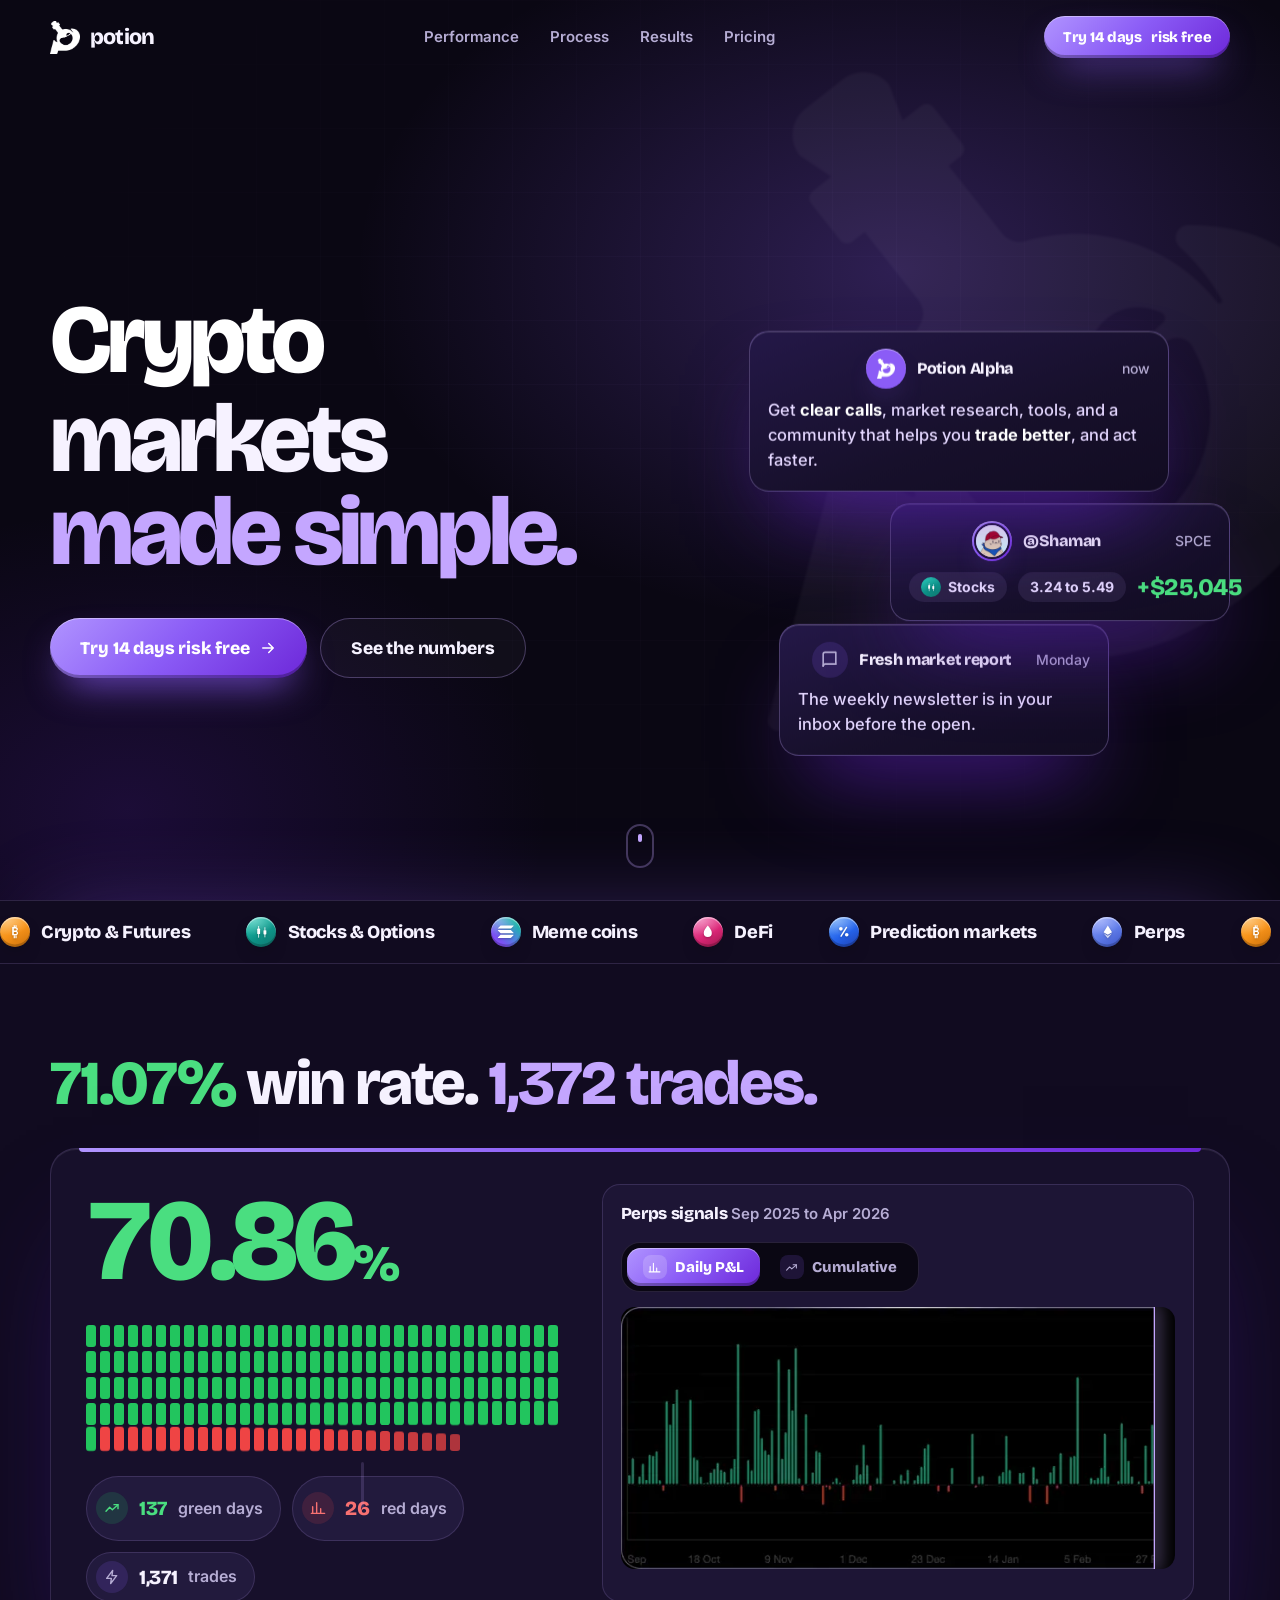
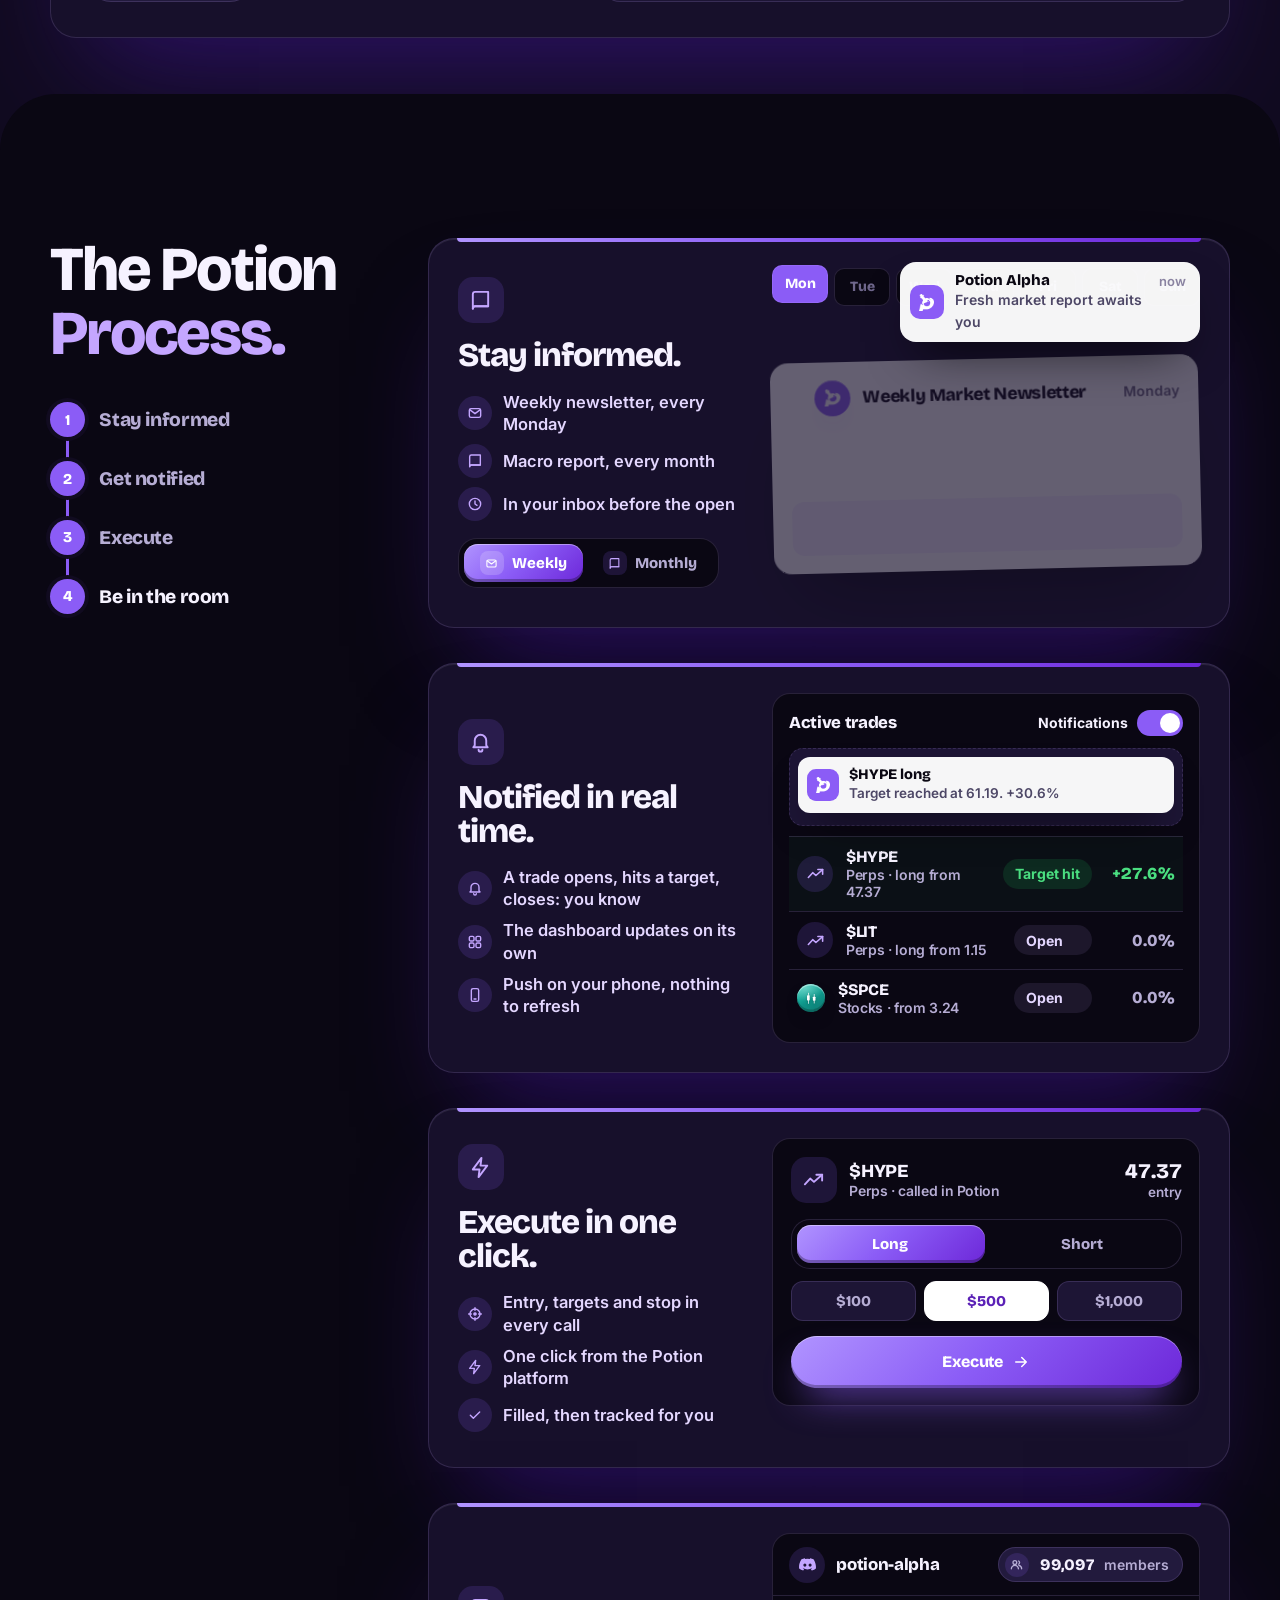
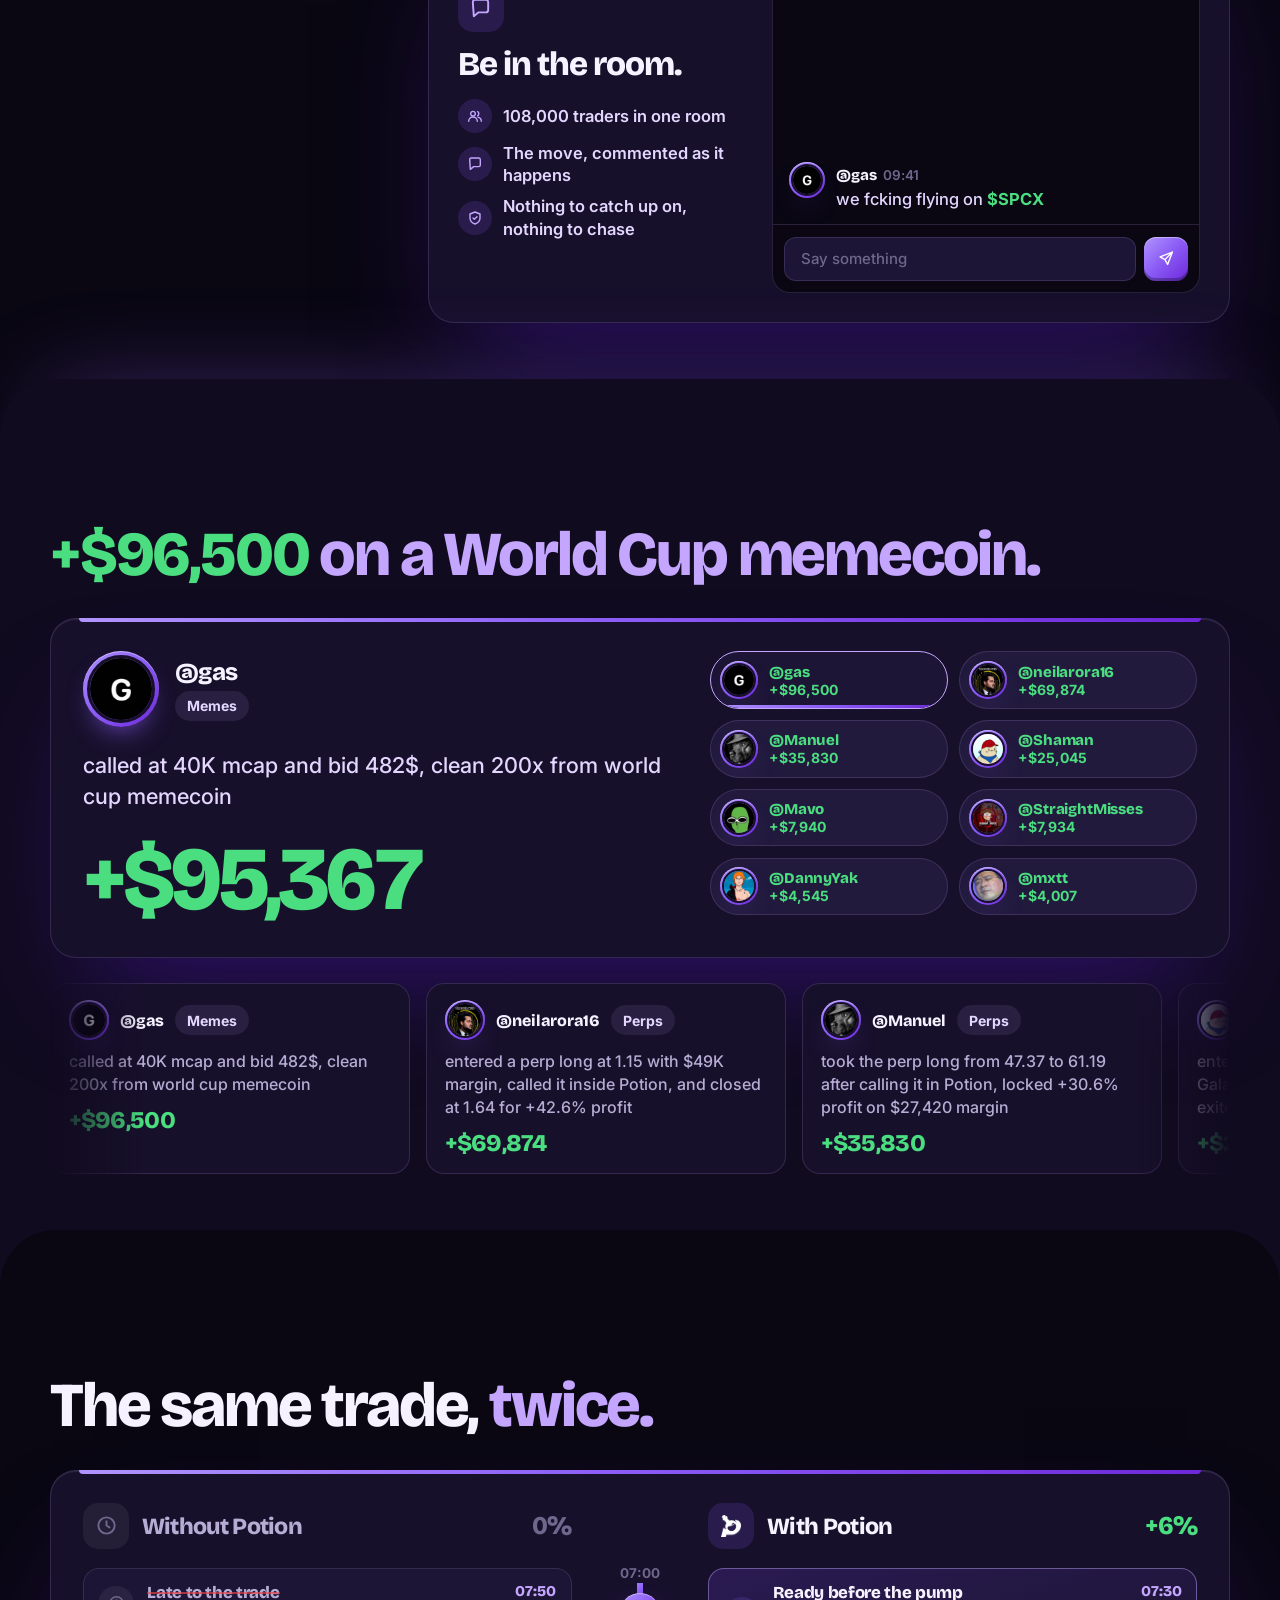
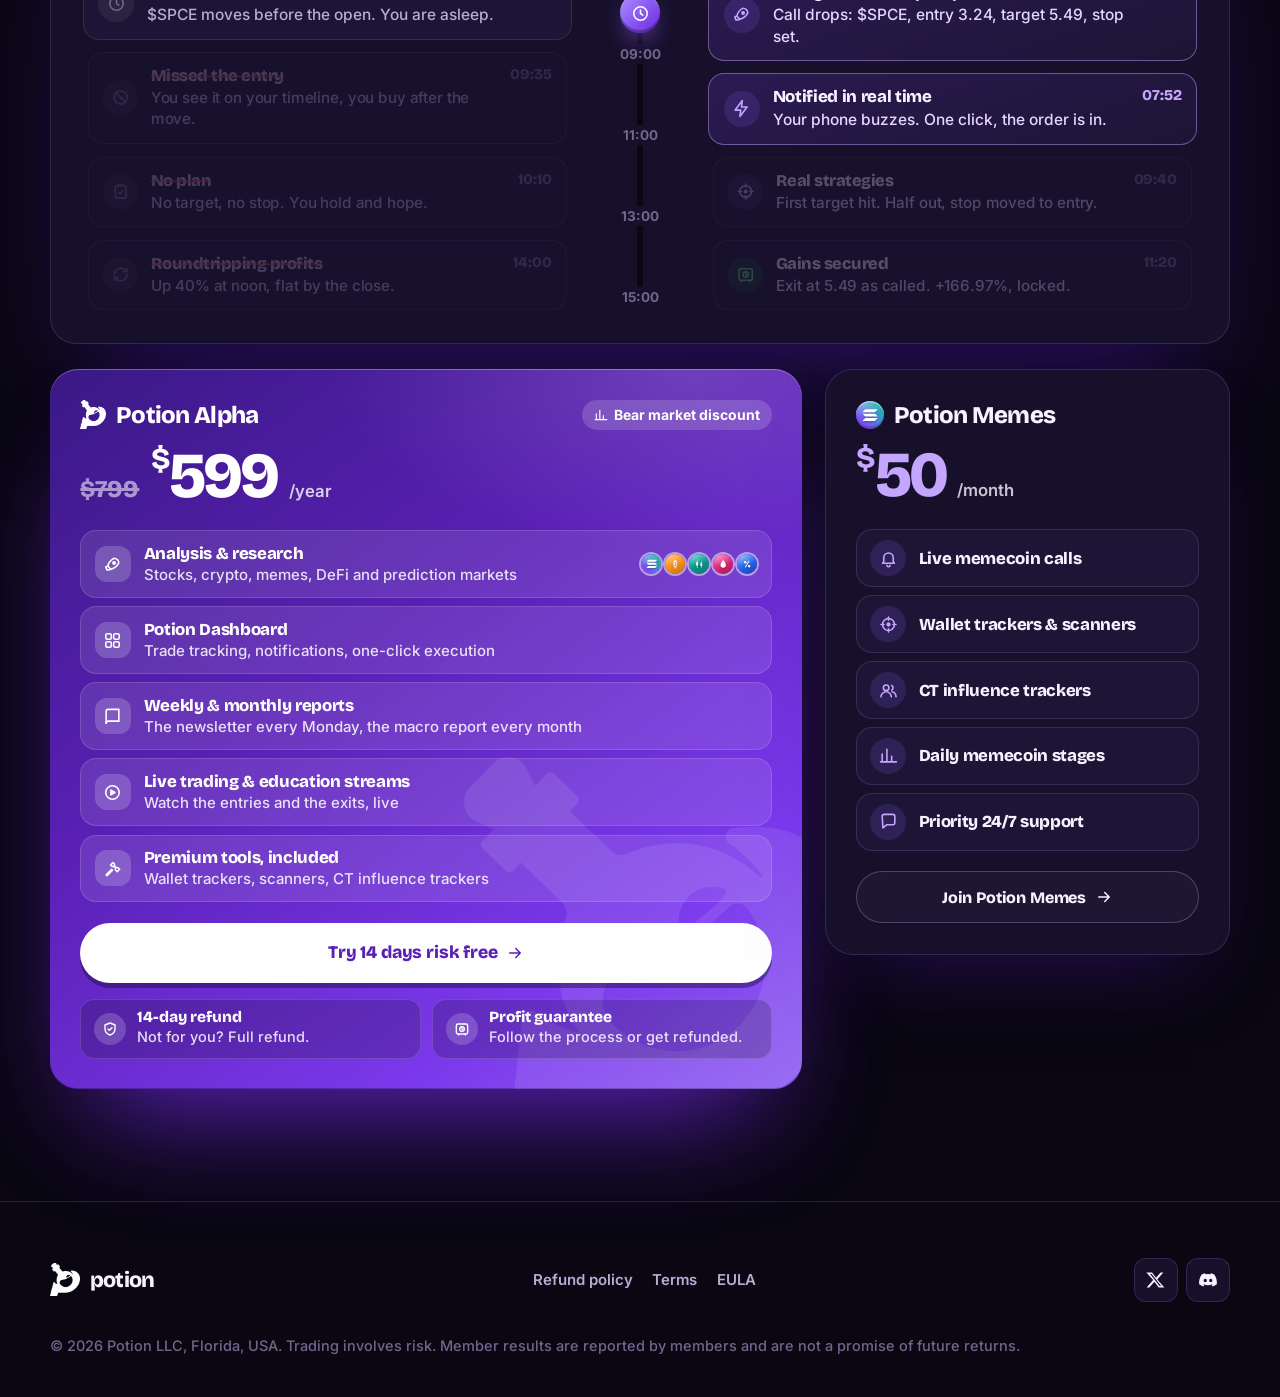
<file: index.html>
<!doctype html>
<html lang="en">
<head>
<meta charset="utf-8">
<meta name="viewport" content="width=device-width,initial-scale=1">
<title>Potion</title>
<meta name="description" content="Clear calls, market research, tools and a community that helps you trade better and act faster. Crypto, memes, stocks, DeFi and prediction markets.">
<link rel="icon" type="image/png" href="assets/img/potion-mark.png">
<link rel="preconnect" href="https://fonts.googleapis.com">
<link rel="preconnect" href="https://fonts.gstatic.com" crossorigin>
<link href="https://fonts.googleapis.com/css2?family=Bricolage+Grotesque:opsz,wght@12..96,800&family=Inter:wght@500;600;700;800&display=swap" rel="stylesheet">
<link rel="stylesheet" href="assets/css/potion.css">
</head>
<body>

<svg width="0" height="0" style="position:absolute" aria-hidden="true"><defs>
  <symbol id="i-arrow" viewBox="0 0 24 24"><path d="M5 12h14M13 6l6 6-6 6"/></symbol>
  <symbol id="i-bell" viewBox="0 0 24 24"><path d="M6 16V11a6 6 0 0 1 12 0v5l1.5 2h-15z"/><path d="M10 20.5a2 2 0 0 0 4 0"/></symbol>
  <symbol id="i-bars" viewBox="0 0 24 24"><path d="M4 20V10M10 20V4M16 20v-7M22 20H2"/></symbol>
  <symbol id="i-line" viewBox="0 0 24 24"><path d="M3 17l5.5-6 4 3.5L21 7"/><path d="M15 7h6v6"/></symbol>
  <symbol id="i-book" viewBox="0 0 24 24"><path d="M4 5.5A2.5 2.5 0 0 1 6.5 3H20v15H6.5A2.5 2.5 0 0 0 4 20.5z"/><path d="M4 20.5A2.5 2.5 0 0 1 6.5 18H20"/></symbol>
  <symbol id="i-bolt" viewBox="0 0 24 24"><path d="M13 2 4 14h7l-1 8 9-12h-7z"/></symbol>
  <symbol id="i-chat" viewBox="0 0 24 24"><path d="M4 5.5A2.5 2.5 0 0 1 6.5 3h11A2.5 2.5 0 0 1 20 5.5v8a2.5 2.5 0 0 1-2.5 2.5H10l-5 4z"/></symbol>
  <symbol id="i-clock" viewBox="0 0 24 24"><circle cx="12" cy="12" r="8.5"/><path d="M12 7.5V12l3 2"/></symbol>
  <symbol id="i-miss" viewBox="0 0 24 24"><circle cx="12" cy="12" r="8.5"/><path d="M6 6l12 12"/></symbol>
  <symbol id="i-clip" viewBox="0 0 24 24"><rect x="5" y="4.5" width="14" height="16" rx="2.5"/><path d="M9 4.5V3h6v1.5M9 13l2 2 4-4"/></symbol>
  <symbol id="i-loop" viewBox="0 0 24 24"><path d="M4 12a8 8 0 0 1 13.7-5.6L20 8.5M20 4v4.5h-4.5"/><path d="M20 12a8 8 0 0 1-13.7 5.6L4 15.5M4 20v-4.5h4.5"/></symbol>
  <symbol id="i-check" viewBox="0 0 24 24"><path d="M5 12.5l4.5 4.5L19 7.5"/></symbol>
  <symbol id="i-lock" viewBox="0 0 24 24"><rect x="5" y="10.5" width="14" height="10" rx="2.5"/><path d="M8 10.5V7.5a4 4 0 0 1 8 0v3"/></symbol>
  <symbol id="i-shield" viewBox="0 0 24 24"><path d="M12 3l7.5 3v6c0 4.5-3 7.5-7.5 9-4.5-1.5-7.5-4.5-7.5-9V6z"/><path d="M9 12l2 2 4-4"/></symbol>
  <symbol id="i-rocket" viewBox="0 0 24 24"><path d="M14 4c3 0 6 3 6 6-2 4-6 7-10 8l-4-4c1-4 4-8 8-10z"/><path d="M6 14l-2.5 1 1.5 4 4-.5"/><circle cx="14" cy="10" r="1.5" fill="currentColor"/></symbol>
  <symbol id="i-map" viewBox="0 0 24 24"><path d="M3.5 6.5l5.5-2 6 2 5.5-2v13l-5.5 2-6-2-5.5 2z"/><path d="M9 4.5v13M15 6.5v13"/></symbol>
  <symbol id="i-vault" viewBox="0 0 24 24"><rect x="3.5" y="4.5" width="17" height="15" rx="2.5"/><circle cx="12" cy="12" r="3.5"/><path d="M12 10.5V12l1 1M7 19.5v1.5M17 19.5v1.5"/></symbol>
  <symbol id="i-play" viewBox="0 0 24 24"><circle cx="12" cy="12" r="8.5"/><path d="M10 9l5 3-5 3z" fill="currentColor"/></symbol>
  <symbol id="i-tools" viewBox="0 0 24 24"><path d="M14.5 6.5a3.5 3.5 0 0 0 4.3 4.3L21 13l-3 3-2.2-2.2a3.5 3.5 0 0 0-4.3-4.3L9.5 7.5l3-3z"/><path d="M11 13l-7 7 1 1 7-7"/></symbol>
  <symbol id="i-dash" viewBox="0 0 24 24"><rect x="3.5" y="3.5" width="7" height="7" rx="2"/><rect x="13.5" y="3.5" width="7" height="7" rx="2"/><rect x="3.5" y="13.5" width="7" height="7" rx="2"/><rect x="13.5" y="13.5" width="7" height="7" rx="2"/></symbol>
  <symbol id="i-send" viewBox="0 0 24 24"><path d="M21 3 10 14M21 3l-7 18-4-7-7-4z"/></symbol>
  <symbol id="i-menu" viewBox="0 0 24 24"><path d="M4 7h16M4 12h16M4 17h16"/></symbol>
  <symbol id="i-users" viewBox="0 0 24 24"><circle cx="9" cy="8.5" r="3.5"/><path d="M2.5 20a6.5 6.5 0 0 1 13 0"/><path d="M16 5.5a3.5 3.5 0 0 1 0 6M21.5 20a6.5 6.5 0 0 0-5-6.3"/></symbol>
  <symbol id="i-phone" viewBox="0 0 24 24"><rect x="6.5" y="2.5" width="11" height="19" rx="2.5"/><path d="M10.5 18h3"/></symbol>
  <symbol id="i-mail" viewBox="0 0 24 24"><rect x="3.5" y="5.5" width="17" height="13" rx="2.5"/><path d="M4 7l8 6 8-6"/></symbol>
  <symbol id="i-target" viewBox="0 0 24 24"><circle cx="12" cy="12" r="7.5"/><path d="M12 2.5v4M12 17.5v4M2.5 12h4M17.5 12h4"/><circle cx="12" cy="12" r="1.7" fill="currentColor"/></symbol>
  <symbol id="i-x" viewBox="0 0 24 24"><path d="M17.5 3h3.3l-7.3 8.3L22 21h-6.7l-5.2-6.8L4 21H.8l7.8-8.9L.4 3h6.9l4.7 6.2zM16.3 19.1h1.8L6.8 4.8H4.9z"/></symbol>
  <symbol id="i-discord" viewBox="0 0 24 24"><path d="M19.6 5.4A17 17 0 0 0 15.4 4l-.5 1a15.8 15.8 0 0 0-5.8 0l-.5-1a17 17 0 0 0-4.2 1.4C1.7 9.4 1 13.3 1.4 17.1A17 17 0 0 0 6.6 19.7l1.1-1.8c-.6-.2-1.2-.5-1.7-.8l.4-.3a12.2 12.2 0 0 0 11.2 0l.4.3c-.5.3-1.1.6-1.7.8l1.1 1.8a17 17 0 0 0 5.2-2.6c.5-4.4-.8-8.3-3-11.7zM8.7 14.8c-1 0-1.9-1-1.9-2.1s.8-2.1 1.9-2.1 1.9 1 1.9 2.1-.8 2.1-1.9 2.1zm6.6 0c-1 0-1.9-1-1.9-2.1s.8-2.1 1.9-2.1 1.9 1 1.9 2.1-.8 2.1-1.9 2.1z"/></symbol>
  <symbol id="m-sol" viewBox="-20 -63 438 438"><path d="M64.6 237.9c2.4-2.4 5.7-3.8 9.2-3.8h317.4c5.8 0 8.7 7 4.6 11.1l-62.7 62.7c-2.4 2.4-5.7 3.8-9.2 3.8H6.5c-5.8 0-8.7-7-4.6-11.1l62.7-62.7z"/><path d="M64.6 3.8C67.1 1.4 70.4 0 73.8 0h317.4c5.8 0 8.7 7 4.6 11.1l-62.7 62.7c-2.4 2.4-5.7 3.8-9.2 3.8H6.5c-5.8 0-8.7-7-4.6-11.1L64.6 3.8z"/><path d="M333.1 120.1c-2.4-2.4-5.7-3.8-9.2-3.8H6.5c-5.8 0-8.7 7-4.6 11.1l62.7 62.7c2.4 2.4 5.7 3.8 9.2 3.8h317.4c5.8 0 8.7-7 4.6-11.1l-62.7-62.7z"/></symbol>
  <symbol id="m-btc" viewBox="0 0 24 24"><path fill-rule="evenodd" d="M8 4.5h5.4a3.3 3.3 0 0 1 1.6 6.2 3.6 3.6 0 0 1-1.3 6.8H8zm2.5 2.3v3.2h2.7a1.6 1.6 0 0 0 0-3.2zm0 5.5v3h3.1a1.5 1.5 0 0 0 0-3z"/><path d="M10.3 2h1.8v2.5h-1.8zM13 2h1.8v2.5H13zM10.3 17.5h1.8V22h-1.8zM13 17.5h1.8V22H13z"/></symbol>
  <symbol id="m-eth" viewBox="0 0 24 24"><path d="M12 2.5 5.5 12.8 12 16.7l6.5-3.9z"/><path d="M12 18.1 5.5 14.3 12 22l6.5-7.7z" opacity=".75"/></symbol>
  <symbol id="m-stk" viewBox="0 0 24 24"><rect x="5" y="7" width="4.4" height="8.5" rx="1"/><rect x="6.6" y="3" width="1.2" height="4.5"/><rect x="6.6" y="15" width="1.2" height="6"/><rect x="14.6" y="9.5" width="4.4" height="6.5" rx="1"/><rect x="16.2" y="5" width="1.2" height="5"/><rect x="16.2" y="15.5" width="1.2" height="5"/></symbol>
  <symbol id="m-defi" viewBox="0 0 24 24"><path d="M12 2.5c3.6 4.5 6.2 7.8 6.2 11.2a6.2 6.2 0 0 1-12.4 0c0-3.4 2.6-6.7 6.2-11.2z"/></symbol>
  <symbol id="m-pred" viewBox="0 0 24 24"><circle cx="7.5" cy="7.5" r="2.8"/><circle cx="16.5" cy="16.5" r="2.8"/><rect x="10.9" y="3" width="2.2" height="18" rx="1.1" transform="rotate(32 12 12)"/></symbol>
</defs></svg>

<i class="progress" id="progress" aria-hidden="true"></i>

<header class="nav" id="nav">
  <div class="wrap">
    <a class="logo" href="#top" aria-label="Potion"><img src="assets/img/potion-mark.png" alt="" width="30" height="33">potion</a>
    <nav class="nav-links" id="navLinks">
      <a href="#performance">Performance</a>
      <a href="#process">Process</a>
      <a href="#results">Results</a>
      <a href="#pricing">Pricing</a>
    </nav>
    <div class="nav-cta">
      <a class="btn btn-plaque btn-sm" href="#pricing">Try 14 days <span>risk free</span></a>
      <button class="burger" id="burger" aria-label="Menu" aria-expanded="false"><svg class="ic"><use href="#i-menu"/></svg></button>
    </div>
  </div>
</header>

<main id="top">

<!-- ========== HERO ========== -->
<section class="hero" id="hero">
  <div class="hero-bg" id="heroBg"></div>
  <div class="hero-grid"></div>
  <img class="hero-glyph" src="assets/img/potion-glyph.png" alt="" aria-hidden="true">
  <div class="wrap">
    <div>
      <h1 class="hero-t">
        <span class="l1"><span class="swap" id="heroSwap"><i>Crypto</i></span></span>
        <span class="l1">markets</span>
        <span class="l2">made simple.</span>
      </h1>
      <div class="hero-actions">
        <a class="btn btn-plaque btn-lg magnet" href="#pricing">Try 14 days risk free <svg class="ic arrow"><use href="#i-arrow"/></svg></a>
        <a class="btn btn-ghost btn-lg" href="#performance">See the numbers</a>
      </div>
    </div>
    <div class="hero-stack" id="heroStack">
      <div class="msg msg-1 tilt">
        <div class="msg-h"><span class="pdp app"><i><img src="assets/img/potion-mark.png" alt=""></i></span><b>Potion Alpha</b><span>now</span></div>
        <p>Get <strong>clear calls</strong>, market research, tools, and a community that helps you <strong>trade better</strong>, and act faster.</p>
      </div>
      <div class="msg msg-2 tilt">
        <div class="msg-h"><span class="pdp"><img src="assets/img/avatars/shaman.png" alt=""></span><b>@Shaman</b><span>SPCE</span></div>
        <div class="msg-row"><span class="chip"><span class="coin xs stk" style="box-shadow:none"><svg><use href="#m-stk"/></svg></span>Stocks</span><span class="chip">3.24 to 5.49</span><span class="big">+$25,045</span></div>
      </div>
      <div class="msg msg-3 tilt">
        <div class="msg-h"><span class="pi md r"><svg class="ic"><use href="#i-book"/></svg></span><b>Fresh market report</b><span>Monday</span></div>
        <p>The weekly newsletter is in your inbox before the open.</p>
      </div>
    </div>
  </div>
  <a class="scroll-cue" href="#performance" aria-label="Scroll"></a>
</section>

<div class="ticker" aria-hidden="true">
  <div class="ticker-track" id="ticker">
    <span class="tk"><span class="coin btc"><svg><use href="#m-btc"/></svg></span>Crypto &amp; Futures</span>
    <span class="tk"><span class="coin stk"><svg><use href="#m-stk"/></svg></span>Stocks &amp; Options</span>
    <span class="tk"><span class="coin sol"><svg><use href="#m-sol"/></svg></span>Meme coins</span>
    <span class="tk"><span class="coin defi"><svg><use href="#m-defi"/></svg></span>DeFi</span>
    <span class="tk"><span class="coin pred"><svg><use href="#m-pred"/></svg></span>Prediction markets</span>
    <span class="tk"><span class="coin eth"><svg><use href="#m-eth"/></svg></span>Perps</span>
  </div>
</div>

<!-- ========== PERFORMANCE ========== -->
<section id="performance" class="sec-alt">
  <div class="wrap">
    <h2 class="t2 rv"><b>71.07%</b> win rate. <em>1,372 trades.</em></h2>
    <div class="board wr-board rv" data-d="1" id="wrBoard">
      <div class="wr-left">
        <div class="wr-num" id="wrNum" role="button" tabindex="0" aria-label="Replay the win rate">0<small>%</small></div>
        <div class="wr-tally" id="wrTally" aria-label="137 green days against 26 red days"></div>
        <div class="wr-plates">
          <span class="plate"><span class="pi sm r green"><svg class="ic"><use href="#i-line"/></svg></span><b class="g" data-count="137">0</b><span>green days</span></span>
          <span class="plate"><span class="pi sm r red"><svg class="ic"><use href="#i-bars"/></svg></span><b class="rd" data-count="26">0</b><span>red days</span></span>
          <span class="plate"><span class="pi sm r"><svg class="ic"><use href="#i-bolt"/></svg></span><b data-count="1372">0</b><span>trades</span></span>
        </div>
      </div>
      <div class="wr-chart">
        <div class="card">
          <div class="ch-head">
            <div><b>Perps signals</b> <span>Sep 2025 to Apr 2026</span></div>
            <div class="switch" id="chSwitch">
              <i class="thumb"></i>
              <button class="on" data-ch="daily"><span class="pi"><svg class="ic"><use href="#i-bars"/></svg></span>Daily P&amp;L</button>
              <button data-ch="cum"><span class="pi"><svg class="ic"><use href="#i-line"/></svg></span>Cumulative</button>
            </div>
          </div>
          <div class="ch-img tilt" id="chImg">
            <img src="assets/img/pnl-daily.png" alt="Daily profit and loss, September to February: mostly green bars, a few small red ones" data-ch="daily">
            <img src="assets/img/pnl-cumulative.png" alt="Cumulative profit and loss, September to April: a curve that keeps climbing" data-ch="cum">
            <i class="scan" id="chScan"></i>
          </div>
        </div>
      </div>
    </div>
  </div>
</section>

<!-- ========== PROCESS ========== -->
<section id="process">
  <div class="wrap pr-grid">
    <div class="pr-left">
      <h2 class="t2 rv">The Potion <em>Process.</em></h2>
      <ol class="road" id="road">
        <li class="rd on" data-step="1"><i>1</i><b>Stay informed</b></li>
        <li class="rd" data-step="2"><i>2</i><b>Get notified</b></li>
        <li class="rd" data-step="3"><i>3</i><b>Execute</b></li>
        <li class="rd" data-step="4"><i>4</i><b>Be in the room</b></li>
      </ol>
    </div>
    <div class="pr-scenes">

      <article class="board scene rv" data-step="1" id="scene1">
        <div class="scene-txt">
          <span class="pi lg"><svg class="ic"><use href="#i-book"/></svg></span>
          <h3>Stay informed.</h3>
          <ul class="facts"><li><span class="pi sm r"><svg class="ic"><use href="#i-mail"/></svg></span><span>Weekly newsletter, every Monday</span></li><li><span class="pi sm r"><svg class="ic"><use href="#i-book"/></svg></span><span>Macro report, every month</span></li><li><span class="pi sm r"><svg class="ic"><use href="#i-clock"/></svg></span><span>In your inbox before the open</span></li></ul>
          <div class="switch" id="rpSwitch" style="margin-top:1.1rem">
            <i class="thumb"></i>
            <button class="on" data-rp="week"><span class="pi"><svg class="ic"><use href="#i-mail"/></svg></span>Weekly</button>
            <button data-rp="month"><span class="pi"><svg class="ic"><use href="#i-book"/></svg></span>Monthly</button>
          </div>
        </div>
        <div class="scene-obj">
          <div class="inbox" id="inbox">
            <div class="cal" id="cal"></div>
            <div class="toast" id="rpToast"><span class="app"><img src="assets/img/potion-mark.png" alt=""></span><span><b>Potion Alpha</b><small>Fresh market report awaits you</small></span><em>now</em></div>
            <div class="doc" id="rpDoc">
              <div class="dh"><span class="pdp"><img src="assets/img/potion-mark.png" alt=""></span><b id="rpTitle">Weekly Market Newsletter</b><span id="rpDate">Monday</span></div>
              <div class="dl"><i></i><i></i><i></i><i></i></div>
              <div class="dsp"><svg viewBox="0 0 300 54" preserveAspectRatio="none"><path class="area" id="rpArea" d="M0 50 L0 50 Z"/><path id="rpLine" d="M0 44 C 30 40, 50 46, 80 34 S 130 30, 160 22 S 220 26, 250 14 S 285 10, 300 6"/></svg></div>
            </div>
          </div>
        </div>
      </article>

      <article class="board scene rv" data-step="2" id="scene2">
        <div class="scene-txt">
          <span class="pi lg"><svg class="ic"><use href="#i-bell"/></svg></span>
          <h3>Notified in real time.</h3>
          <ul class="facts"><li><span class="pi sm r"><svg class="ic"><use href="#i-bell"/></svg></span><span>A trade opens, hits a target, closes: you know</span></li><li><span class="pi sm r"><svg class="ic"><use href="#i-dash"/></svg></span><span>The dashboard updates on its own</span></li><li><span class="pi sm r"><svg class="ic"><use href="#i-phone"/></svg></span><span>Push on your phone, nothing to refresh</span></li></ul>
        </div>
        <div class="scene-obj">
          <div class="dash" id="dash">
            <div class="dash-h"><b>Active trades</b><button class="tog on" id="ntfTog" aria-pressed="true">Notifications <i></i></button></div>
            <div class="ntf-strip"><div class="ntf-stack" id="ntfStack"></div></div>
            <div class="trade" data-t="hype"><span class="pi md r"><svg class="ic"><use href="#i-line"/></svg></span><span class="nm">$HYPE <span>Perps · long from 47.37</span></span><span class="chip st">Open</span><span class="pnl">0.0%</span></div>
            <div class="trade" data-t="lit"><span class="pi md r"><svg class="ic"><use href="#i-line"/></svg></span><span class="nm">$LIT <span>Perps · long from 1.15</span></span><span class="chip st">Open</span><span class="pnl">0.0%</span></div>
            <div class="trade" data-t="spce"><span class="coin stk sm"><svg><use href="#m-stk"/></svg></span><span class="nm">$SPCE <span>Stocks · from 3.24</span></span><span class="chip st">Open</span><span class="pnl">0.0%</span></div>
          </div>
        </div>
      </article>

      <article class="board scene rv" data-step="3" id="scene3">
        <div class="scene-txt">
          <span class="pi lg"><svg class="ic"><use href="#i-bolt"/></svg></span>
          <h3>Execute in one click.</h3>
          <ul class="facts"><li><span class="pi sm r"><svg class="ic"><use href="#i-target"/></svg></span><span>Entry, targets and stop in every call</span></li><li><span class="pi sm r"><svg class="ic"><use href="#i-bolt"/></svg></span><span>One click from the Potion platform</span></li><li><span class="pi sm r"><svg class="ic"><use href="#i-check"/></svg></span><span>Filled, then tracked for you</span></li></ul>
        </div>
        <div class="scene-obj">
          <div class="ticket" id="ticket">
            <div class="ticket-h"><span class="pi lg r"><svg class="ic"><use href="#i-line"/></svg></span><span class="nm">$HYPE <span>Perps · called in Potion</span></span><span class="px">47.37 <span>entry</span></span></div>
            <div class="switch" id="sideSwitch">
              <i class="thumb"></i>
              <button class="on" data-side="long">Long</button>
              <button data-side="short">Short</button>
            </div>
            <div class="sizes" id="sizes"><button data-size="100">$100</button><button class="on" data-size="500">$500</button><button data-size="1000">$1,000</button></div>
            <button class="btn btn-plaque magnet" id="execBtn">Execute <svg class="ic arrow"><use href="#i-arrow"/></svg></button>
            <div class="pos" id="pos"><span class="pi md r green"><svg class="ic"><use href="#i-check"/></svg></span><span class="nm">$HYPE long filled <span>47.37 in, 61.19 out, as called</span></span><span class="pnl" id="posPnl">+$0 <span>+30.6%</span></span></div>
          </div>
        </div>
      </article>

      <article class="board scene rv" data-step="4" id="scene4">
        <div class="scene-txt">
          <span class="pi lg"><svg class="ic"><use href="#i-chat"/></svg></span>
          <h3>Be in the room.</h3>
          <ul class="facts"><li><span class="pi sm r"><svg class="ic"><use href="#i-users"/></svg></span><span>108,000 traders in one room</span></li><li><span class="pi sm r"><svg class="ic"><use href="#i-chat"/></svg></span><span>The move, commented as it happens</span></li><li><span class="pi sm r"><svg class="ic"><use href="#i-shield"/></svg></span><span>Nothing to catch up on, nothing to chase</span></li></ul>
        </div>
        <div class="scene-obj">
          <div class="room" id="room">
            <div class="room-h"><span class="pi md r"><svg class="ic fill"><use href="#i-discord"/></svg></span><b>potion-alpha</b><span class="plate"><span class="pi xs r"><svg class="ic"><use href="#i-users"/></svg></span><b data-count="108000">0</b><span>members</span></span></div>
            <div class="room-f" id="roomFeed"></div>
            <form class="room-in" id="roomForm"><input id="roomInput" type="text" maxlength="90" placeholder="Say something" autocomplete="off"><button type="submit" aria-label="Send"><svg class="ic"><use href="#i-send"/></svg></button></form>
          </div>
        </div>
      </article>

    </div>
  </div>
</section>

<!-- ========== RESULTS ========== -->
<section id="results" class="sec-alt">
  <div class="wrap">
    <h2 class="t2 rv" id="rsTitle"><b>+$96,500</b> <em>on a World Cup memecoin.</em></h2>
    <div class="board rs-board rv" data-d="1" id="rsBoard">
      <div class="rs-main">
        <div class="rs-id"><span class="pdp lg" id="rsPdp"><img src="assets/img/avatars/gas.png" alt=""></span><div><b id="rsName">@gas</b><span class="chip" id="rsChip">Memes</span></div></div>
        <p class="rs-quote" id="rsQuote"></p>
        <div class="rs-pnl" id="rsPnl">+$0</div>
      </div>
      <div class="rs-rail" id="rsRail"></div>
    </div>
    <div class="rs-marq rv" data-d="2"><div class="rs-track" id="rsTrack"></div></div>
  </div>
</section>

<!-- ========== OFFER ========== -->
<section id="pricing">
  <div class="wrap">
    <h2 class="t2 rv">The same trade, <em>twice.</em></h2>
    <div class="board day rv" data-d="1" id="day">
      <div class="day-col without">
        <div class="day-h"><span class="pi lg r off"><svg class="ic"><use href="#i-clock"/></svg></span><b>Without Potion</b><span class="day-pnl" id="dayPnlL">+0%</span></div>
        <ol class="ev">
          <li data-at=".10"><span class="pi md r off"><svg class="ic"><use href="#i-clock"/></svg></span><span><b>Late to the trade</b><span>$SPCE moves before the open. You are asleep.</span></span><time>07:50</time></li>
          <li data-at=".32"><span class="pi md r off"><svg class="ic"><use href="#i-miss"/></svg></span><span><b>Missed the entry</b><span>You see it on your timeline, you buy after the move.</span></span><time>09:35</time></li>
          <li data-at=".40"><span class="pi md r off"><svg class="ic"><use href="#i-clip"/></svg></span><span><b>No plan</b><span>No target, no stop. You hold and hope.</span></span><time>10:10</time></li>
          <li data-at=".87"><span class="pi md r off"><svg class="ic"><use href="#i-loop"/></svg></span><span><b>Roundtripping profits</b><span>Up 40% at noon, flat by the close.</span></span><time>14:00</time></li>
        </ol>
      </div>
      <div class="day-rail" id="dayRail" role="slider" aria-label="Time of day" aria-valuemin="0" aria-valuemax="100" aria-valuenow="0" tabindex="0">
        <i class="track"></i><i class="fill" id="dayFill"></i>
        <span class="hr" style="--p:0">07:00</span><span class="hr" style="--p:.25">09:00</span><span class="hr" style="--p:.5">11:00</span><span class="hr" style="--p:.75">13:00</span><span class="hr" style="--p:1">15:00</span>
        <b class="knob" id="dayKnob"><svg class="ic"><use href="#i-clock"/></svg></b>
      </div>
      <div class="day-col with">
        <div class="day-h"><span class="pi lg r"><img src="assets/img/potion-mark.png" alt="" width="20" height="22"></span><b>With Potion</b><span class="day-pnl g" id="dayPnlR">+0%</span></div>
        <ol class="ev">
          <li data-at=".06"><span class="pi md r"><svg class="ic"><use href="#i-rocket"/></svg></span><span><b>Ready before the pump</b><span>Call drops: $SPCE, entry 3.24, target 5.49, stop set.</span></span><time>07:30</time></li>
          <li data-at=".11"><span class="pi md r"><svg class="ic"><use href="#i-bolt"/></svg></span><span><b>Notified in real time</b><span>Your phone buzzes. One click, the order is in.</span></span><time>07:52</time></li>
          <li data-at=".33"><span class="pi md r"><svg class="ic"><use href="#i-target"/></svg></span><span><b>Real strategies</b><span>First target hit. Half out, stop moved to entry.</span></span><time>09:40</time></li>
          <li data-at=".54"><span class="pi md r green"><svg class="ic"><use href="#i-vault"/></svg></span><span><b>Gains secured</b><span>Exit at 5.49 as called. +166.97%, locked.</span></span><time>11:20</time></li>
        </ol>
      </div>
    </div>

    <div class="passes">
      <div class="pass alpha" id="passAlpha">
        <img class="pass-glyph" src="assets/img/potion-glyph.png" alt="" aria-hidden="true">
        <div class="pass-top"><span class="pass-logo"><img src="assets/img/potion-mark.png" alt="" width="26" height="29">Potion Alpha</span><span class="chip white"><svg class="ic"><use href="#i-bars"/></svg>Bear market discount</span></div>
        <div class="pass-price"><s>$799</s><b><small>$</small>599</b><span>/year</span></div>
        <ul class="feat">
          <li><span class="pi md white"><svg class="ic"><use href="#i-rocket"/></svg></span><span><b>Analysis &amp; research</b><span>Stocks, crypto, memes, DeFi and prediction markets</span></span><span class="mk"><i class="coin xs sol"><svg><use href="#m-sol"/></svg></i><i class="coin xs btc"><svg><use href="#m-btc"/></svg></i><i class="coin xs stk"><svg><use href="#m-stk"/></svg></i><i class="coin xs defi"><svg><use href="#m-defi"/></svg></i><i class="coin xs pred"><svg><use href="#m-pred"/></svg></i></span></li>
          <li><span class="pi md white"><svg class="ic"><use href="#i-dash"/></svg></span><span><b>Potion Dashboard</b><span>Trade tracking, notifications, one-click execution</span></span></li>
          <li><span class="pi md white"><svg class="ic"><use href="#i-book"/></svg></span><span><b>Weekly &amp; monthly reports</b><span>The newsletter every Monday, the macro report every month</span></span></li>
          <li><span class="pi md white"><svg class="ic"><use href="#i-play"/></svg></span><span><b>Live trading &amp; education streams</b><span>Watch the entries and the exits, live</span></span></li>
          <li><span class="pi md white"><svg class="ic"><use href="#i-tools"/></svg></span><span><b>Premium tools, included</b><span>Wallet trackers, scanners, CT influence trackers</span></span></li>
        </ul>
        <div class="pass-foot">
          <a class="btn btn-white btn-lg magnet" href="https://whop.com/checkout/plan_g76wMBXD6Gzbc" target="_blank" rel="noopener">Try 14 days risk free <svg class="ic arrow"><use href="#i-arrow"/></svg></a>
          <div class="guar">
            <span class="g"><span class="pi sm r white"><svg class="ic"><use href="#i-shield"/></svg></span><span><b>14-day refund</b><span>Not for you? Full refund.</span></span></span>
            <span class="g"><span class="pi sm r white"><svg class="ic"><use href="#i-vault"/></svg></span><span><b>Profit guarantee</b><span>Follow the process or get refunded.</span></span></span>
          </div>
        </div>
      </div>

      <div class="pass memes rv" data-d="1" id="passMemes">
        <div class="pass-top"><span class="pass-logo"><span class="coin sol sm"><svg><use href="#m-sol"/></svg></span>Potion Memes</span></div>
        <div class="pass-price"><b><small>$</small>50</b><span>/month</span></div>
        <ul class="feat">
          <li><span class="pi md r"><svg class="ic"><use href="#i-bell"/></svg></span><span><b>Live memecoin calls</b></span></li>
          <li><span class="pi md r"><svg class="ic"><use href="#i-target"/></svg></span><span><b>Wallet trackers &amp; scanners</b></span></li>
          <li><span class="pi md r"><svg class="ic"><use href="#i-users"/></svg></span><span><b>CT influence trackers</b></span></li>
          <li><span class="pi md r"><svg class="ic"><use href="#i-bars"/></svg></span><span><b>Daily memecoin stages</b></span></li>
          <li><span class="pi md r"><svg class="ic"><use href="#i-chat"/></svg></span><span><b>Priority 24/7 support</b></span></li>
        </ul>
        <div class="pass-foot"><a class="btn btn-ghost" href="https://whop.com/checkout/plan_0xmFvty2g9e47" target="_blank" rel="noopener">Join Potion Memes <svg class="ic arrow"><use href="#i-arrow"/></svg></a></div>
      </div>
    </div>
  </div>
</section>

</main>

<footer>
  <div class="wrap">
    <div class="ft-top">
      <a class="logo" href="#top"><img src="assets/img/potion-mark.png" alt="" width="30" height="33">potion</a>
      <nav class="ft-links"><a href="https://www.potionalpha.com/refund-policy">Refund policy</a><a href="https://www.potionalpha.com/terms">Terms</a><a href="https://www.potionalpha.com/eula">EULA</a></nav>
      <div class="soc"><a href="https://x.com/potionalpha" aria-label="Potion on X" target="_blank" rel="noopener"><svg class="ic fill"><use href="#i-x"/></svg></a><a href="https://discord.gg/potionalpha" aria-label="Potion on Discord" target="_blank" rel="noopener"><svg class="ic fill"><use href="#i-discord"/></svg></a></div>
    </div>
    <p class="ft-bot">© 2026 Potion LLC, Florida, USA. Trading involves risk. Member results are reported by members and are not a promise of future returns.</p>
  </div>
</footer>

<script src="https://cdnjs.cloudflare.com/ajax/libs/gsap/3.12.5/gsap.min.js"></script>
<script src="assets/js/potion.js"></script>
</body>
</html>
</file>
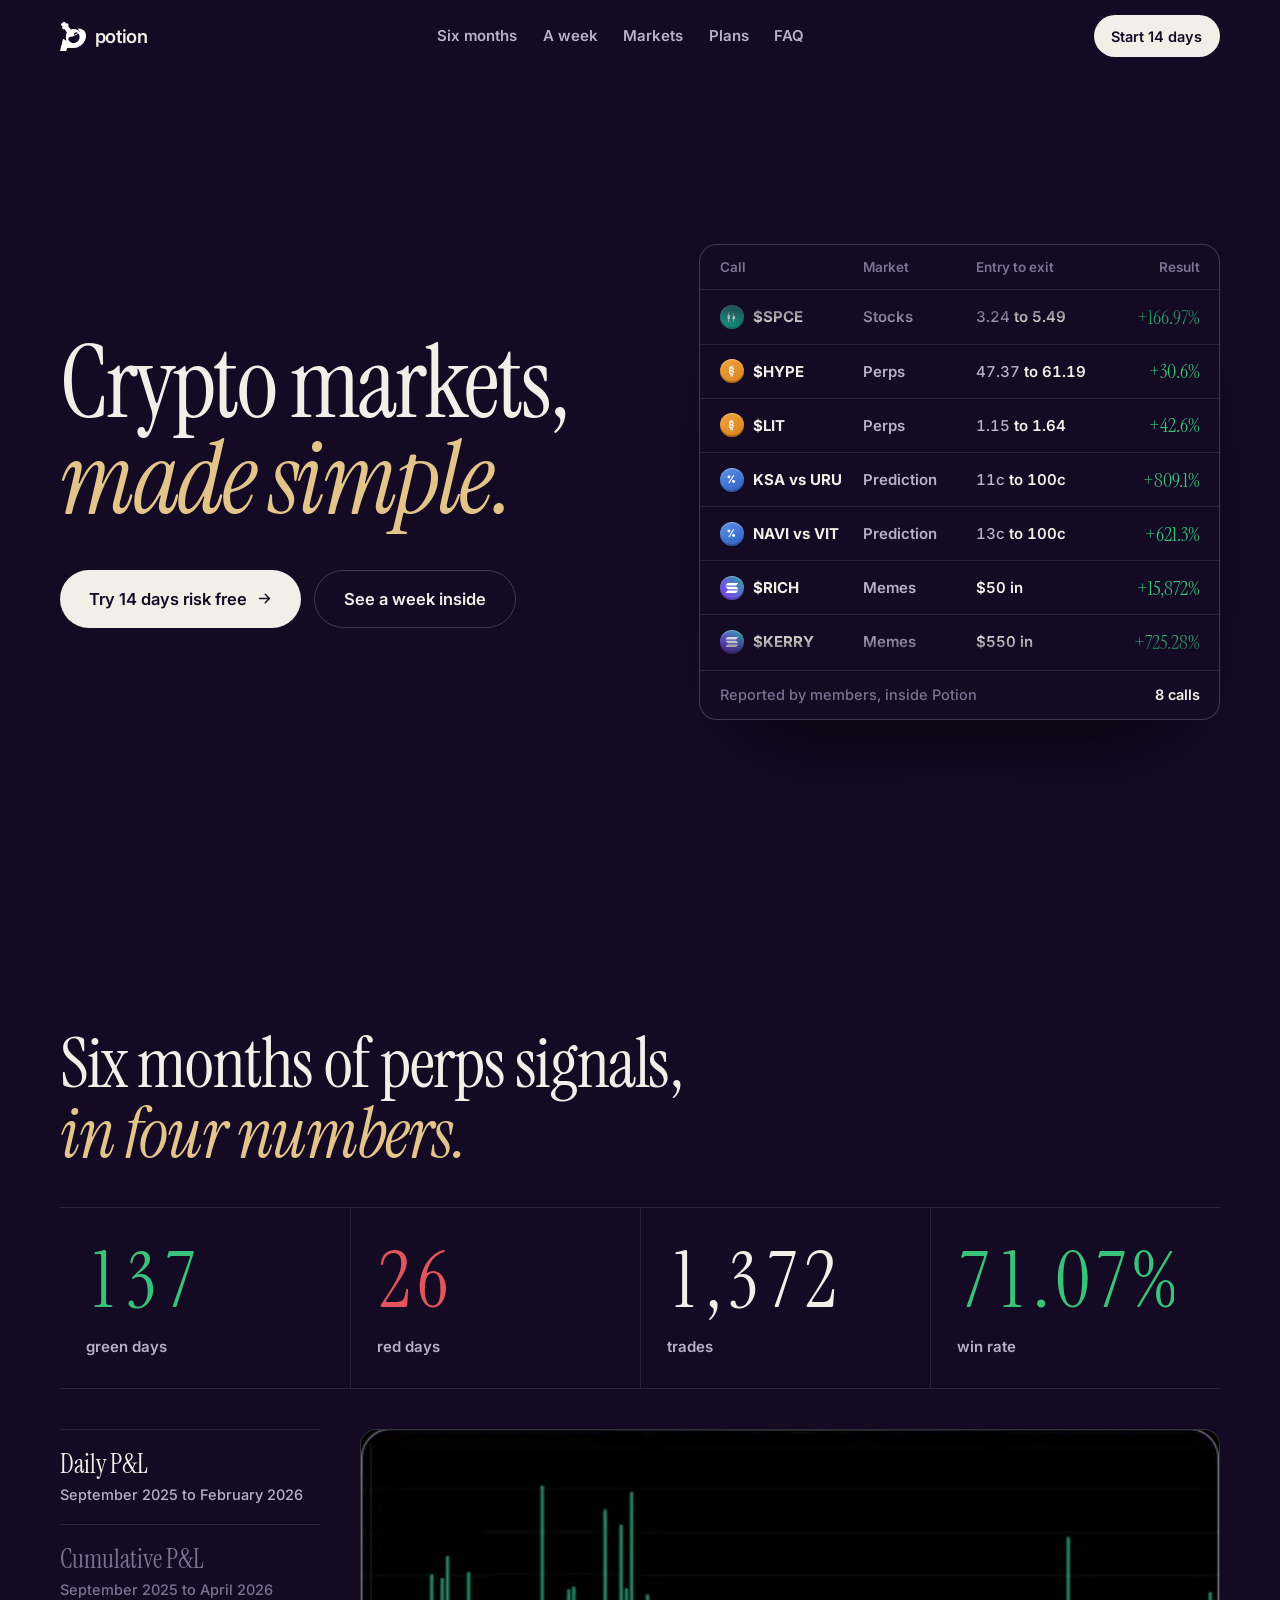
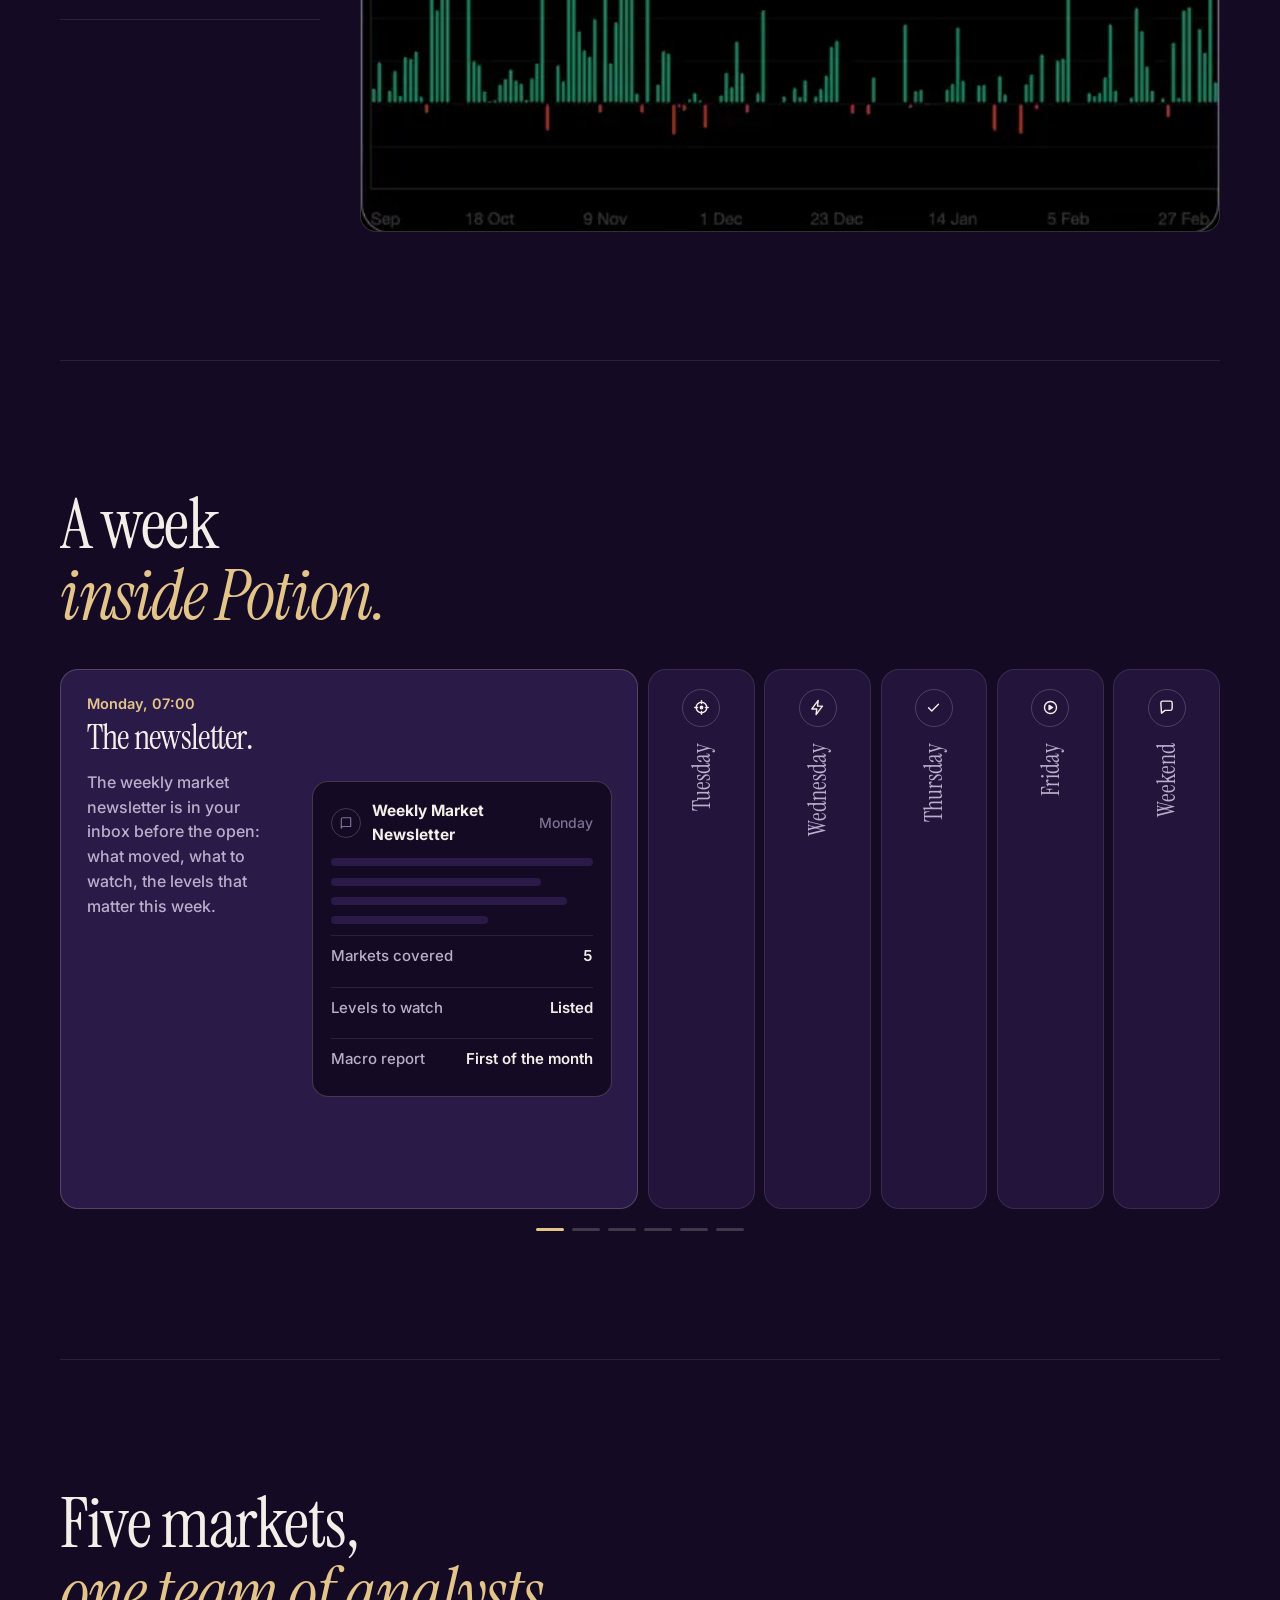
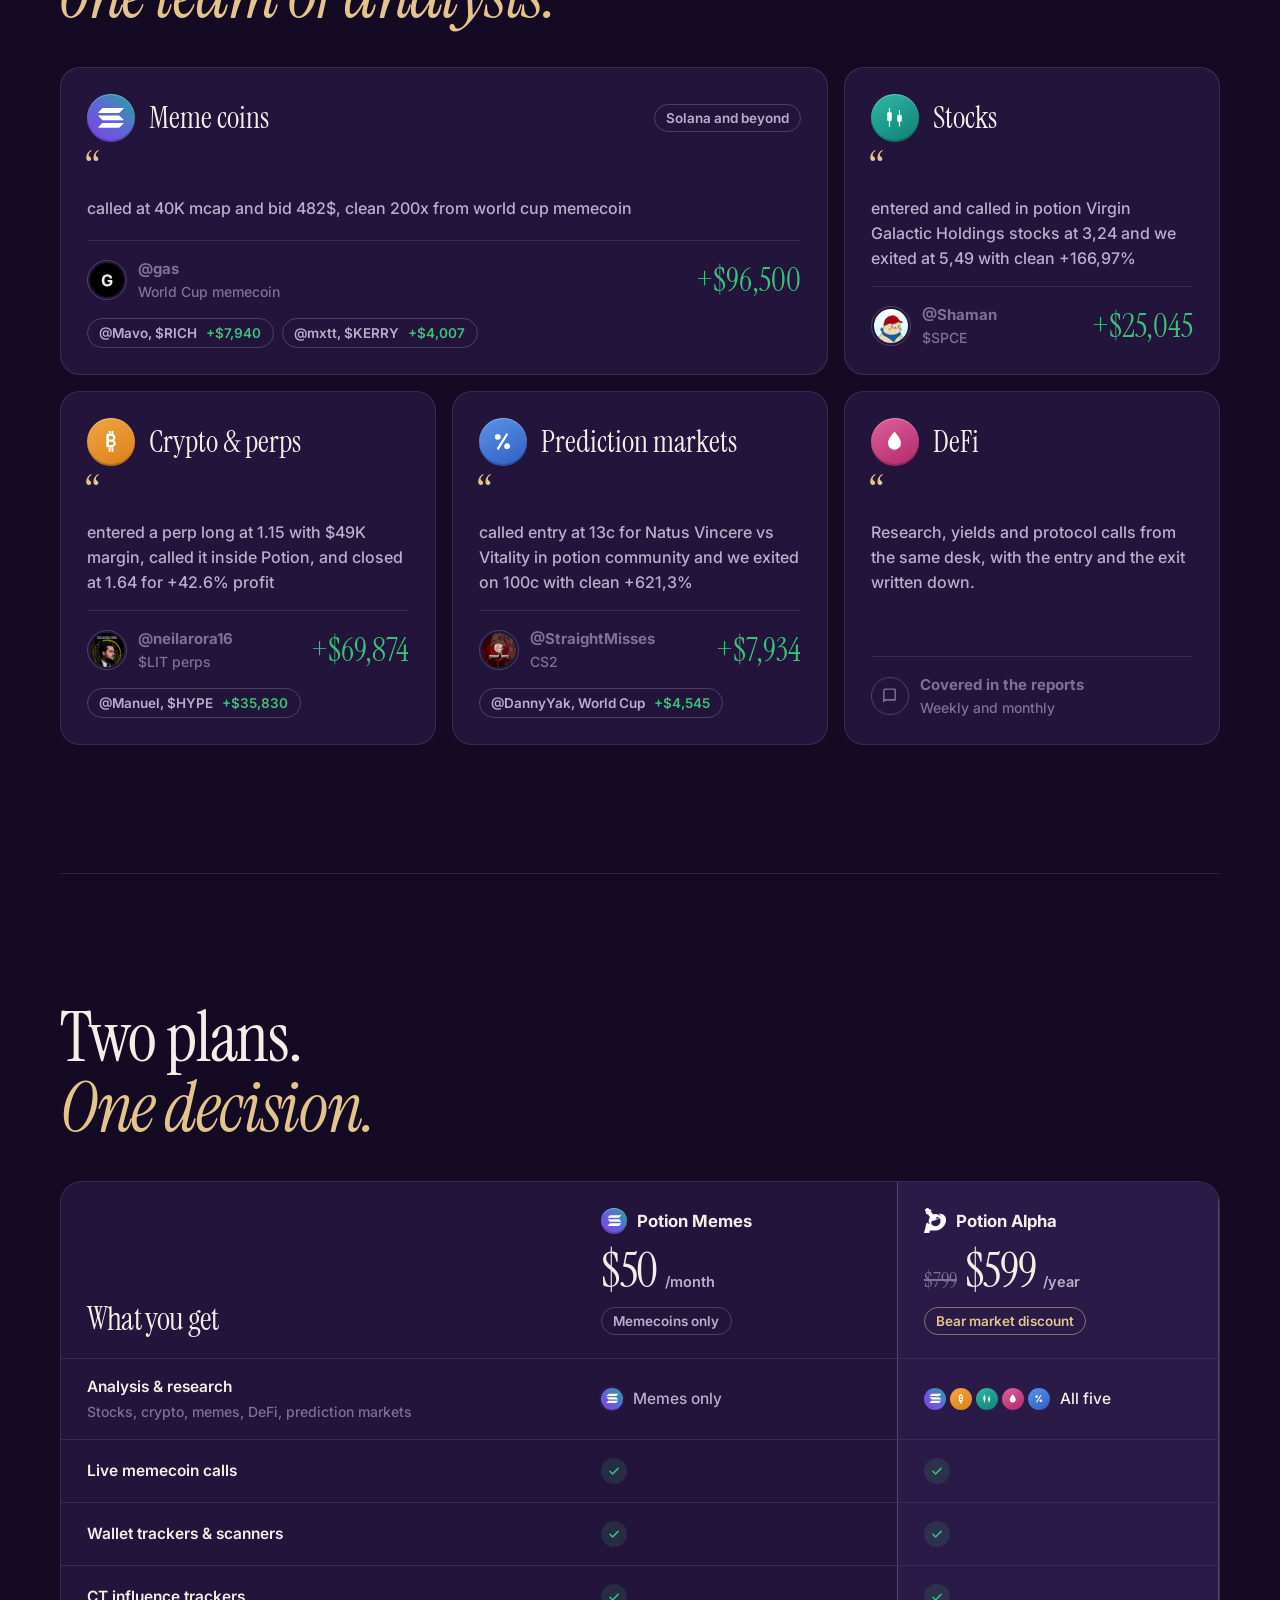
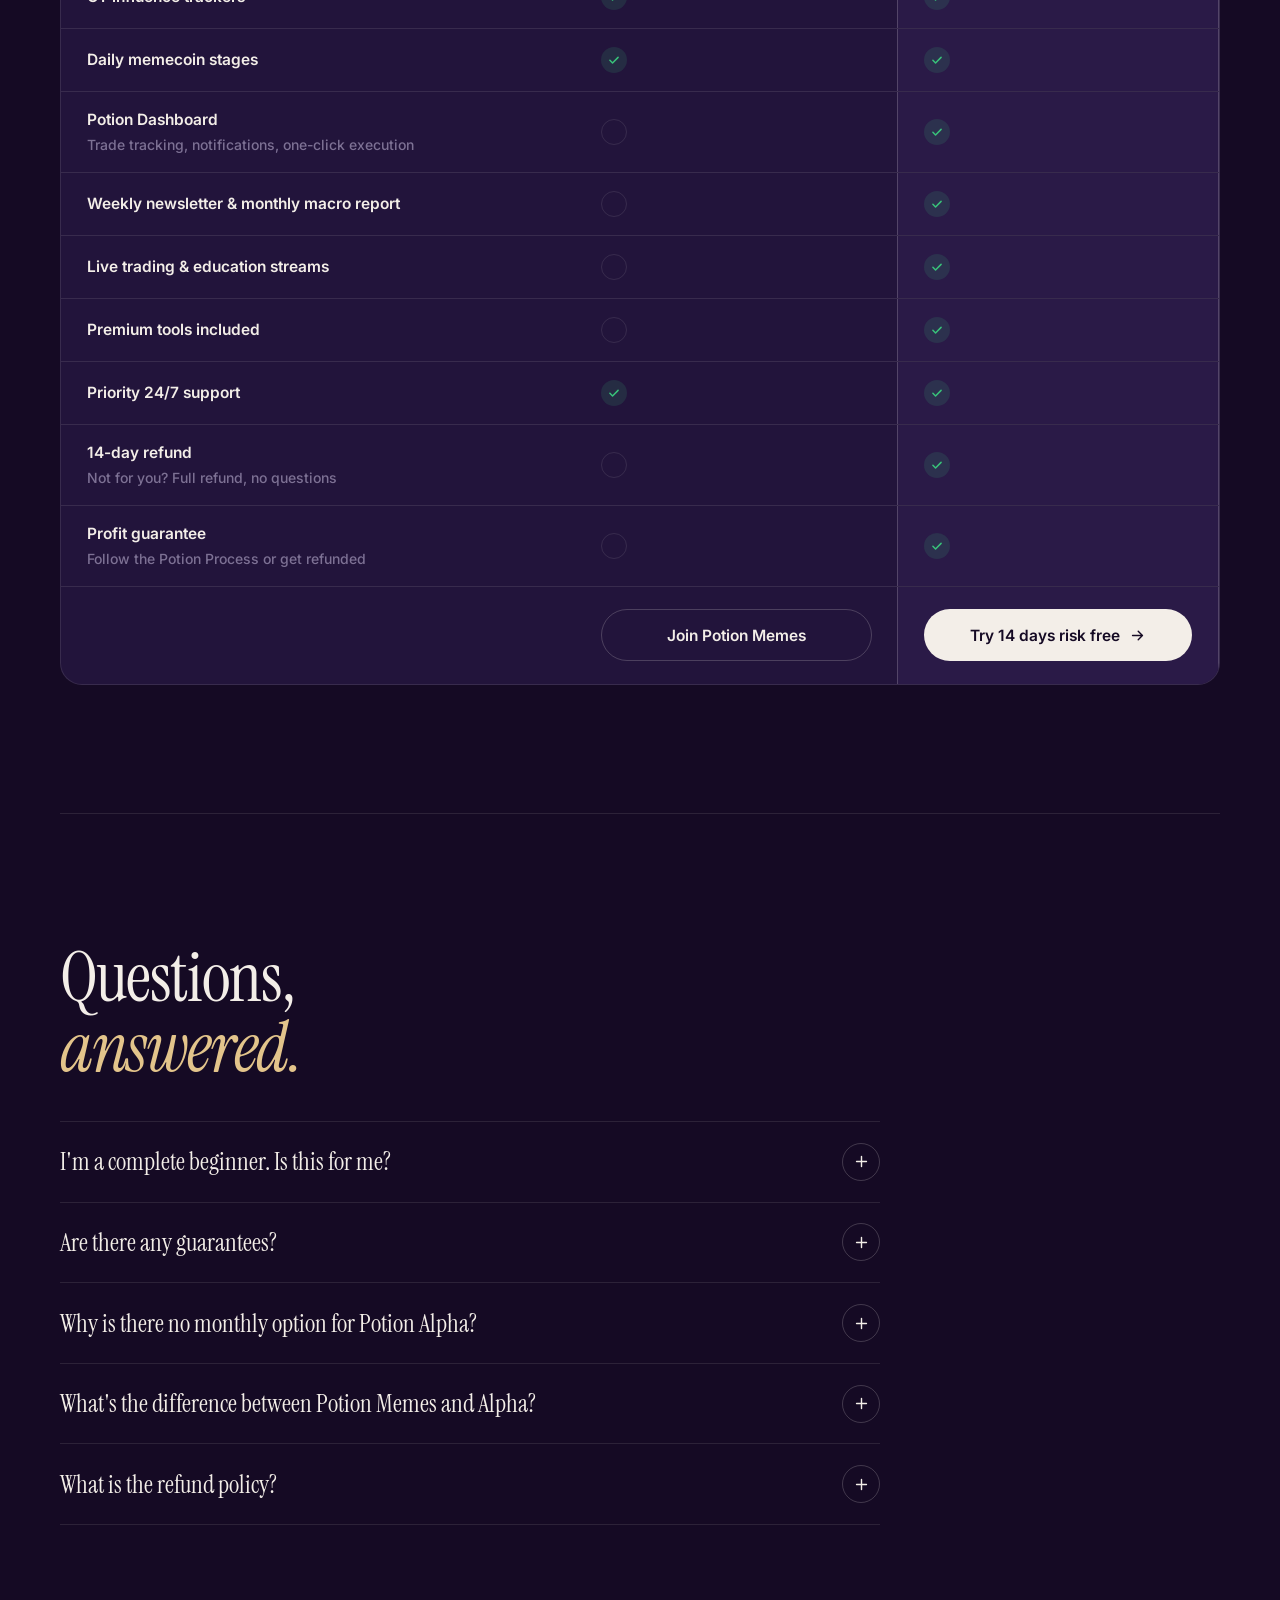
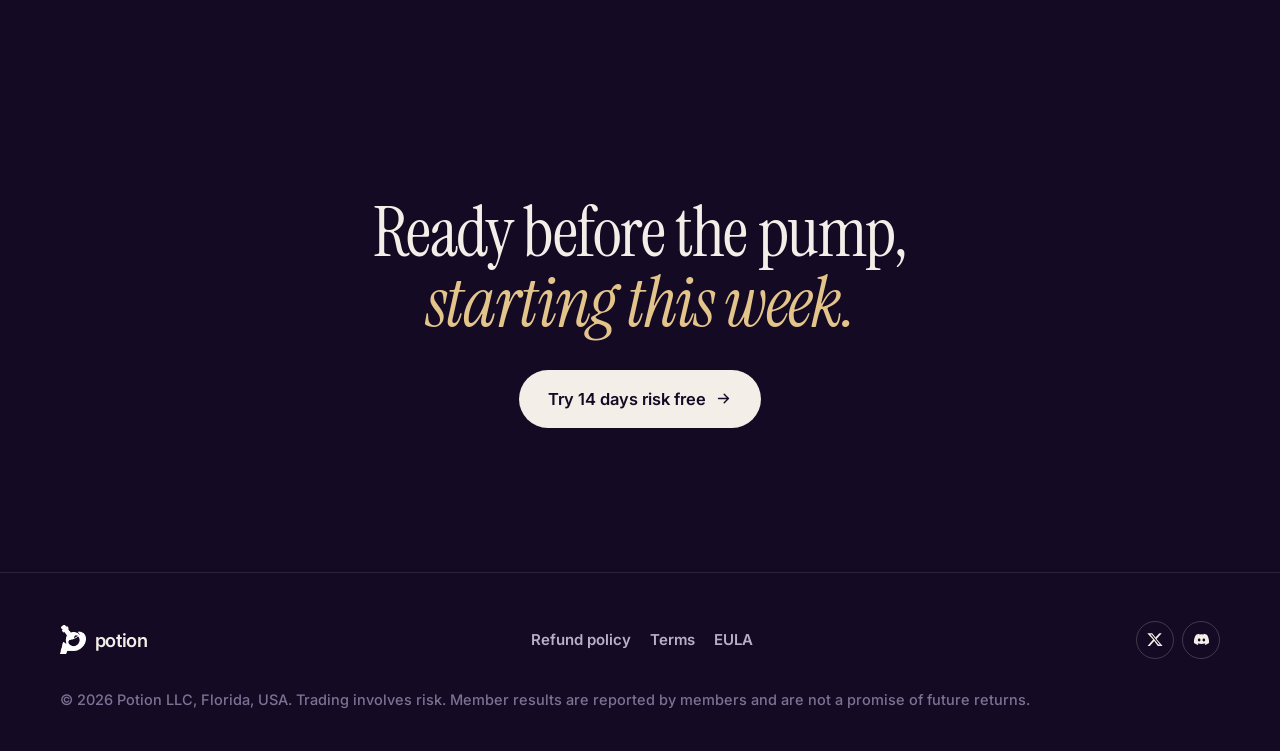
<file: v2.html>
<!doctype html>
<html lang="en">
<head>
<meta charset="utf-8">
<meta name="viewport" content="width=device-width,initial-scale=1">
<title>Potion</title>
<meta name="description" content="Clear calls, market research, tools and a community that helps you trade better and act faster.">
<link rel="icon" type="image/png" href="assets/img/potion-mark.png">
<link rel="preconnect" href="https://fonts.googleapis.com">
<link rel="preconnect" href="https://fonts.gstatic.com" crossorigin>
<link href="https://fonts.googleapis.com/css2?family=Instrument+Serif:ital@0;1&family=Inter:wght@500;600;700&display=swap" rel="stylesheet">
<link rel="stylesheet" href="assets/css/v2.css">
</head>
<body>

<svg width="0" height="0" style="position:absolute" aria-hidden="true"><defs>
  <symbol id="i-arrow" viewBox="0 0 24 24"><path d="M5 12h14M13 6l6 6-6 6"/></symbol>
  <symbol id="i-bell" viewBox="0 0 24 24"><path d="M6 16V11a6 6 0 0 1 12 0v5l1.5 2h-15z"/><path d="M10 20.5a2 2 0 0 0 4 0"/></symbol>
  <symbol id="i-bars" viewBox="0 0 24 24"><path d="M4 20V10M10 20V4M16 20v-7M22 20H2"/></symbol>
  <symbol id="i-line" viewBox="0 0 24 24"><path d="M3 17l5.5-6 4 3.5L21 7"/><path d="M15 7h6v6"/></symbol>
  <symbol id="i-book" viewBox="0 0 24 24"><path d="M4 5.5A2.5 2.5 0 0 1 6.5 3H20v15H6.5A2.5 2.5 0 0 0 4 20.5z"/><path d="M4 20.5A2.5 2.5 0 0 1 6.5 18H20"/></symbol>
  <symbol id="i-bolt" viewBox="0 0 24 24"><path d="M13 2 4 14h7l-1 8 9-12h-7z"/></symbol>
  <symbol id="i-chat" viewBox="0 0 24 24"><path d="M4 5.5A2.5 2.5 0 0 1 6.5 3h11A2.5 2.5 0 0 1 20 5.5v8a2.5 2.5 0 0 1-2.5 2.5H10l-5 4z"/></symbol>
  <symbol id="i-clock" viewBox="0 0 24 24"><circle cx="12" cy="12" r="8.5"/><path d="M12 7.5V12l3 2"/></symbol>
  <symbol id="i-miss" viewBox="0 0 24 24"><circle cx="12" cy="12" r="8.5"/><path d="M6 6l12 12"/></symbol>
  <symbol id="i-clip" viewBox="0 0 24 24"><rect x="5" y="4.5" width="14" height="16" rx="2.5"/><path d="M9 4.5V3h6v1.5M9 13l2 2 4-4"/></symbol>
  <symbol id="i-loop" viewBox="0 0 24 24"><path d="M4 12a8 8 0 0 1 13.7-5.6L20 8.5M20 4v4.5h-4.5"/><path d="M20 12a8 8 0 0 1-13.7 5.6L4 15.5M4 20v-4.5h4.5"/></symbol>
  <symbol id="i-check" viewBox="0 0 24 24"><path d="M5 12.5l4.5 4.5L19 7.5"/></symbol>
  <symbol id="i-lock" viewBox="0 0 24 24"><rect x="5" y="10.5" width="14" height="10" rx="2.5"/><path d="M8 10.5V7.5a4 4 0 0 1 8 0v3"/></symbol>
  <symbol id="i-shield" viewBox="0 0 24 24"><path d="M12 3l7.5 3v6c0 4.5-3 7.5-7.5 9-4.5-1.5-7.5-4.5-7.5-9V6z"/><path d="M9 12l2 2 4-4"/></symbol>
  <symbol id="i-rocket" viewBox="0 0 24 24"><path d="M14 4c3 0 6 3 6 6-2 4-6 7-10 8l-4-4c1-4 4-8 8-10z"/><path d="M6 14l-2.5 1 1.5 4 4-.5"/><circle cx="14" cy="10" r="1.5" fill="currentColor"/></symbol>
  <symbol id="i-map" viewBox="0 0 24 24"><path d="M3.5 6.5l5.5-2 6 2 5.5-2v13l-5.5 2-6-2-5.5 2z"/><path d="M9 4.5v13M15 6.5v13"/></symbol>
  <symbol id="i-vault" viewBox="0 0 24 24"><rect x="3.5" y="4.5" width="17" height="15" rx="2.5"/><circle cx="12" cy="12" r="3.5"/><path d="M12 10.5V12l1 1M7 19.5v1.5M17 19.5v1.5"/></symbol>
  <symbol id="i-play" viewBox="0 0 24 24"><circle cx="12" cy="12" r="8.5"/><path d="M10 9l5 3-5 3z" fill="currentColor"/></symbol>
  <symbol id="i-tools" viewBox="0 0 24 24"><path d="M14.5 6.5a3.5 3.5 0 0 0 4.3 4.3L21 13l-3 3-2.2-2.2a3.5 3.5 0 0 0-4.3-4.3L9.5 7.5l3-3z"/><path d="M11 13l-7 7 1 1 7-7"/></symbol>
  <symbol id="i-dash" viewBox="0 0 24 24"><rect x="3.5" y="3.5" width="7" height="7" rx="2"/><rect x="13.5" y="3.5" width="7" height="7" rx="2"/><rect x="3.5" y="13.5" width="7" height="7" rx="2"/><rect x="13.5" y="13.5" width="7" height="7" rx="2"/></symbol>
  <symbol id="i-send" viewBox="0 0 24 24"><path d="M21 3 10 14M21 3l-7 18-4-7-7-4z"/></symbol>
  <symbol id="i-plus" viewBox="0 0 24 24"><path d="M12 5v14M5 12h14"/></symbol>
  <symbol id="i-menu" viewBox="0 0 24 24"><path d="M4 7h16M4 12h16M4 17h16"/></symbol>
  <symbol id="i-users" viewBox="0 0 24 24"><circle cx="9" cy="8.5" r="3.5"/><path d="M2.5 20a6.5 6.5 0 0 1 13 0"/><path d="M16 5.5a3.5 3.5 0 0 1 0 6M21.5 20a6.5 6.5 0 0 0-5-6.3"/></symbol>
  <symbol id="i-phone" viewBox="0 0 24 24"><rect x="6.5" y="2.5" width="11" height="19" rx="2.5"/><path d="M10.5 18h3"/></symbol>
  <symbol id="i-mail" viewBox="0 0 24 24"><rect x="3.5" y="5.5" width="17" height="13" rx="2.5"/><path d="M4 7l8 6 8-6"/></symbol>
  <symbol id="i-target" viewBox="0 0 24 24"><circle cx="12" cy="12" r="7.5"/><path d="M12 2.5v4M12 17.5v4M2.5 12h4M17.5 12h4"/><circle cx="12" cy="12" r="1.7" fill="currentColor"/></symbol>
  <symbol id="i-x" viewBox="0 0 24 24"><path d="M17.5 3h3.3l-7.3 8.3L22 21h-6.7l-5.2-6.8L4 21H.8l7.8-8.9L.4 3h6.9l4.7 6.2zM16.3 19.1h1.8L6.8 4.8H4.9z"/></symbol>
  <symbol id="i-discord" viewBox="0 0 24 24"><path d="M19.6 5.4A17 17 0 0 0 15.4 4l-.5 1a15.8 15.8 0 0 0-5.8 0l-.5-1a17 17 0 0 0-4.2 1.4C1.7 9.4 1 13.3 1.4 17.1A17 17 0 0 0 6.6 19.7l1.1-1.8c-.6-.2-1.2-.5-1.7-.8l.4-.3a12.2 12.2 0 0 0 11.2 0l.4.3c-.5.3-1.1.6-1.7.8l1.1 1.8a17 17 0 0 0 5.2-2.6c.5-4.4-.8-8.3-3-11.7zM8.7 14.8c-1 0-1.9-1-1.9-2.1s.8-2.1 1.9-2.1 1.9 1 1.9 2.1-.8 2.1-1.9 2.1zm6.6 0c-1 0-1.9-1-1.9-2.1s.8-2.1 1.9-2.1 1.9 1 1.9 2.1-.8 2.1-1.9 2.1z"/></symbol>
  <symbol id="m-sol" viewBox="-20 -63 438 438"><path d="M64.6 237.9c2.4-2.4 5.7-3.8 9.2-3.8h317.4c5.8 0 8.7 7 4.6 11.1l-62.7 62.7c-2.4 2.4-5.7 3.8-9.2 3.8H6.5c-5.8 0-8.7-7-4.6-11.1l62.7-62.7z"/><path d="M64.6 3.8C67.1 1.4 70.4 0 73.8 0h317.4c5.8 0 8.7 7 4.6 11.1l-62.7 62.7c-2.4 2.4-5.7 3.8-9.2 3.8H6.5c-5.8 0-8.7-7-4.6-11.1L64.6 3.8z"/><path d="M333.1 120.1c-2.4-2.4-5.7-3.8-9.2-3.8H6.5c-5.8 0-8.7 7-4.6 11.1l62.7 62.7c2.4 2.4 5.7 3.8 9.2 3.8h317.4c5.8 0 8.7-7 4.6-11.1l-62.7-62.7z"/></symbol>
  <symbol id="m-btc" viewBox="0 0 24 24"><path fill-rule="evenodd" d="M8 4.5h5.4a3.3 3.3 0 0 1 1.6 6.2 3.6 3.6 0 0 1-1.3 6.8H8zm2.5 2.3v3.2h2.7a1.6 1.6 0 0 0 0-3.2zm0 5.5v3h3.1a1.5 1.5 0 0 0 0-3z"/><path d="M10.3 2h1.8v2.5h-1.8zM13 2h1.8v2.5H13zM10.3 17.5h1.8V22h-1.8zM13 17.5h1.8V22H13z"/></symbol>
  <symbol id="m-eth" viewBox="0 0 24 24"><path d="M12 2.5 5.5 12.8 12 16.7l6.5-3.9z"/><path d="M12 18.1 5.5 14.3 12 22l6.5-7.7z" opacity=".75"/></symbol>
  <symbol id="m-stk" viewBox="0 0 24 24"><rect x="5" y="7" width="4.4" height="8.5" rx="1"/><rect x="6.6" y="3" width="1.2" height="4.5"/><rect x="6.6" y="15" width="1.2" height="6"/><rect x="14.6" y="9.5" width="4.4" height="6.5" rx="1"/><rect x="16.2" y="5" width="1.2" height="5"/><rect x="16.2" y="15.5" width="1.2" height="5"/></symbol>
  <symbol id="m-defi" viewBox="0 0 24 24"><path d="M12 2.5c3.6 4.5 6.2 7.8 6.2 11.2a6.2 6.2 0 0 1-12.4 0c0-3.4 2.6-6.7 6.2-11.2z"/></symbol>
  <symbol id="m-pred" viewBox="0 0 24 24"><circle cx="7.5" cy="7.5" r="2.8"/><circle cx="16.5" cy="16.5" r="2.8"/><rect x="10.9" y="3" width="2.2" height="18" rx="1.1" transform="rotate(32 12 12)"/></symbol>
</defs></svg>

<header class="nav" id="nav">
  <div class="wrap">
    <a class="logo" href="#top" aria-label="Potion"><img src="assets/img/potion-mark.png" alt="" width="26" height="29">potion</a>
    <nav class="nav-mid">
      <a href="#figures">Six months</a>
      <a href="#week">A week</a>
      <a href="#markets">Markets</a>
      <a href="#plans">Plans</a>
      <a href="#faq">FAQ</a>
    </nav>
    <a class="btn btn-ivory btn-sm" href="#plans">Start 14 days</a>
  </div>
</header>

<main id="top">

<section class="hero" id="hero">
  <div class="wrap">
    <div>
      <h1 class="lines"><span class="ln"><span>Crypto markets,</span></span><span class="ln"><span><i>made simple.</i></span></span></h1>
      <div class="hero-actions rv" data-d="2">
        <a class="btn btn-ivory btn-lg" href="#plans">Try 14 days risk free <svg class="ic arrow"><use href="#i-arrow"/></svg></a>
        <a class="btn btn-line btn-lg" href="#week">See a week inside</a>
      </div>
    </div>
    <div class="board rv" data-d="1" aria-label="Calls reported by members">
      <div class="board-h"><span>Call</span><span>Market</span><span>Entry to exit</span><span>Result</span></div>
      <div class="board-b"><div class="board-t" id="boardT"></div></div>
      <div class="board-f"><span>Reported by members, inside Potion</span><b>8 calls</b></div>
    </div>
  </div>
</section>

<section id="figures">
  <div class="wrap">
    <h2 class="lines"><span class="ln"><span>Six months of perps signals,</span></span><span class="ln"><span><i>in four numbers.</i></span></span></h2>
    <div class="figs rv" id="figs">
      <div class="fig"><span class="od green" data-od="137"></span><span class="lab">green days</span></div>
      <div class="fig"><span class="od red" data-od="26"></span><span class="lab">red days</span></div>
      <div class="fig"><span class="od" data-od="1,372"></span><span class="lab">trades</span></div>
      <div class="fig"><span class="od green" data-od="71.07%"></span><span class="lab">win rate</span></div>
    </div>
    <div class="viewer rv" data-d="1" id="viewer">
      <div class="vtabs">
        <button class="vtab on" data-ch="daily"><b>Daily P&amp;L</b><span>September 2025 to February 2026</span><i class="bar"></i></button>
        <button class="vtab" data-ch="cum"><b>Cumulative P&amp;L</b><span>September 2025 to April 2026</span><i class="bar"></i></button>
      </div>
      <div class="vframe" id="vframe">
        <img src="assets/img/pnl-daily.png" alt="Daily profit and loss: mostly green bars, a few small red ones" data-ch="daily">
        <img src="assets/img/pnl-cumulative.png" alt="Cumulative profit and loss: a curve that keeps climbing" data-ch="cum">
        <div class="blinds" id="blinds"></div>
      </div>
    </div>
  </div>
</section>

<div class="rule"></div>

<section id="week">
  <div class="wrap">
    <h2 class="lines"><span class="ln"><span>A week</span></span><span class="ln"><span><i>inside Potion.</i></span></span></h2>
    <div class="week rv" id="weekBox">

      <div class="day" tabindex="0">
        <div class="day-tab"><span class="ring"><svg class="ic"><use href="#i-mail"/></svg></span><b>Monday</b></div>
        <div class="day-body">
          <div><div class="dn">Monday, 07:00</div><h3>The newsletter.</h3><p>The weekly market newsletter is in your inbox before the open: what moved, what to watch, the levels that matter this week.</p></div>
          <div class="obj">
            <div class="oh"><span class="ring sm"><svg class="ic"><use href="#i-book"/></svg></span><b>Weekly Market Newsletter</b><span>Monday</span></div>
            <i class="ln"></i><i class="ln"></i><i class="ln"></i><i class="ln"></i>
            <div class="kv"><span>Markets covered</span><b>5</b></div>
            <div class="kv"><span>Levels to watch</span><b>Listed</b></div>
            <div class="kv"><span>Macro report</span><b>First of the month</b></div>
          </div>
        </div>
      </div>

      <div class="day" tabindex="0">
        <div class="day-tab"><span class="ring"><svg class="ic"><use href="#i-target"/></svg></span><b>Tuesday</b></div>
        <div class="day-body">
          <div><div class="dn">Tuesday, 07:30</div><h3>The call.</h3><p>An analyst posts the trade with the why, the entry, the target and the stop. Nothing to interpret.</p></div>
          <div class="obj">
            <div class="oh"><span class="coin sm stk"><svg><use href="#m-stk"/></svg></span><b>$SPCE, long</b><span>Stocks</span></div>
            <div class="kv"><span>Entry</span><b>3.24</b></div>
            <div class="kv"><span>Target</span><b>5.49</b></div>
            <div class="kv"><span>Stop</span><b>Set</b></div>
            <div class="kv"><span>Potential</span><b class="g">+69%</b></div>
          </div>
        </div>
      </div>

      <div class="day" tabindex="0">
        <div class="day-tab"><span class="ring"><svg class="ic"><use href="#i-bolt"/></svg></span><b>Wednesday</b></div>
        <div class="day-body">
          <div><div class="dn">Wednesday, 07:52</div><h3>The alert, the click.</h3><p>Your phone buzzes. You open the Potion dashboard and send the order in one click. Try it.</p></div>
          <div class="obj">
            <div class="alert"><span class="app"><img src="assets/img/potion-mark.png" alt=""></span><span><b>Potion Alpha</b><small>$HYPE long, entry 47.37. Open the dashboard.</small></span><em>now</em></div>
            <div class="kv"><span>Size</span><b>$500</b></div>
            <div class="kv"><span>Side</span><b>Long</b></div>
            <button class="btn btn-ivory" id="execBtn">Execute <svg class="ic arrow"><use href="#i-arrow"/></svg></button>
            <div class="kv" id="fillBox" style="display:none"><span>Filled, closed at 61.19 as called</span><b class="g" id="fillPnl">+$0</b></div>
          </div>
        </div>
      </div>

      <div class="day" tabindex="0">
        <div class="day-tab"><span class="ring"><svg class="ic"><use href="#i-check"/></svg></span><b>Thursday</b></div>
        <div class="day-body">
          <div><div class="dn">Thursday, 09:40</div><h3>The management.</h3><p>Targets get hit, the stop moves to entry, the dashboard updates on its own. You get a push each time something changes.</p></div>
          <div class="obj">
            <div class="oh"><span class="ring sm"><svg class="ic"><use href="#i-dash"/></svg></span><b>$SPCE, open position</b><span>Dashboard</span></div>
            <div class="tgt done"><span class="chk"><svg class="ic"><use href="#i-check"/></svg></span>First target, half out<b>4.50</b></div>
            <div class="tgt done"><span class="chk"><svg class="ic"><use href="#i-check"/></svg></span>Stop moved to entry<b>3.24</b></div>
            <div class="tgt done"><span class="chk"><svg class="ic"><use href="#i-check"/></svg></span>Final target reached<b>5.49</b></div>
            <div class="big">+166.97%</div>
          </div>
        </div>
      </div>

      <div class="day" tabindex="0">
        <div class="day-tab"><span class="ring"><svg class="ic"><use href="#i-play"/></svg></span><b>Friday</b></div>
        <div class="day-body">
          <div><div class="dn">Friday</div><h3>The stream.</h3><p>Live trading and education streams: you watch the entries and the exits being taken, and you ask your questions.</p></div>
          <div class="obj">
            <div class="oh"><span class="ring sm"><svg class="ic"><use href="#i-play"/></svg></span><b>Live trading &amp; education</b><span>Stream</span></div>
            <div class="stream"><span class="ring lg"><svg class="ic"><use href="#i-play"/></svg></span><i class="prog"></i></div>
            <div class="kv"><span>Entries and exits</span><b>Taken live</b></div>
            <div class="kv"><span>Questions</span><b>Answered</b></div>
          </div>
        </div>
      </div>

      <div class="day" tabindex="0">
        <div class="day-tab"><span class="ring"><svg class="ic"><use href="#i-chat"/></svg></span><b>Weekend</b></div>
        <div class="day-body">
          <div><div class="dn">Saturday, Sunday</div><h3>The room.</h3><p>108,000 traders in one Discord. The moves are commented as they happen. Say something.</p></div>
          <div class="obj">
            <div class="oh"><span class="ring sm"><svg class="ic fill"><use href="#i-discord"/></svg></span><b>potion-alpha</b><span>108,000 members</span></div>
            <div class="room" id="roomFeed"></div>
            <form class="room-in" id="roomForm"><input id="roomInput" type="text" maxlength="90" placeholder="Say something" autocomplete="off"><button type="submit" aria-label="Send"><svg class="ic"><use href="#i-send"/></svg></button></form>
          </div>
        </div>
      </div>

    </div>
    <div class="week-dots" aria-hidden="true"><i></i><i></i><i></i><i></i><i></i><i></i></div>
  </div>
</section>

<div class="rule"></div>

<section id="markets">
  <div class="wrap">
    <h2 class="lines"><span class="ln"><span>Five markets,</span></span><span class="ln"><span><i>one team of analysts.</i></span></span></h2>
    <div class="mk-grid">
      <article class="mk-card wide rv">
        <div class="mk-top"><span class="coin lg sol"><svg><use href="#m-sol"/></svg></span><b>Meme coins</b><span class="tag">Solana and beyond</span></div>
        <p class="mk-q">called at 40K mcap and bid 482$, clean 200x from world cup memecoin</p>
        <div class="mk-who"><span class="pdp"><img src="assets/img/avatars/gas.png" alt=""></span><span><b>@gas</b><span>World Cup memecoin</span></span><span class="g">+$96,500</span></div>
        <div class="mk-more"><span class="tag">@Mavo, $RICH <em>+$7,940</em></span><span class="tag">@mxtt, $KERRY <em>+$4,007</em></span></div>
      </article>
      <article class="mk-card rv" data-d="1">
        <div class="mk-top"><span class="coin lg stk"><svg><use href="#m-stk"/></svg></span><b>Stocks</b></div>
        <p class="mk-q">entered and called in potion Virgin Galactic Holdings stocks at 3,24 and we exited at 5,49 with clean +166,97%</p>
        <div class="mk-who"><span class="pdp"><img src="assets/img/avatars/shaman.png" alt=""></span><span><b>@Shaman</b><span>$SPCE</span></span><span class="g">+$25,045</span></div>
      </article>
      <article class="mk-card rv">
        <div class="mk-top"><span class="coin lg btc"><svg><use href="#m-btc"/></svg></span><b>Crypto &amp; perps</b></div>
        <p class="mk-q">entered a perp long at 1.15 with $49K margin, called it inside Potion, and closed at 1.64 for +42.6% profit</p>
        <div class="mk-who"><span class="pdp"><img src="assets/img/avatars/neilarora16.png" alt=""></span><span><b>@neilarora16</b><span>$LIT perps</span></span><span class="g">+$69,874</span></div>
        <div class="mk-more"><span class="tag">@Manuel, $HYPE <em>+$35,830</em></span></div>
      </article>
      <article class="mk-card rv" data-d="1">
        <div class="mk-top"><span class="coin lg pred"><svg><use href="#m-pred"/></svg></span><b>Prediction markets</b></div>
        <p class="mk-q">called entry at 13c for Natus Vincere vs Vitality in potion community and we exited on 100c with clean +621,3%</p>
        <div class="mk-who"><span class="pdp"><img src="assets/img/avatars/straightmisses.png" alt=""></span><span><b>@StraightMisses</b><span>CS2</span></span><span class="g">+$7,934</span></div>
        <div class="mk-more"><span class="tag">@DannyYak, World Cup <em>+$4,545</em></span></div>
      </article>
      <article class="mk-card rv" data-d="2">
        <div class="mk-top"><span class="coin lg defi"><svg><use href="#m-defi"/></svg></span><b>DeFi</b></div>
        <p class="mk-q">Research, yields and protocol calls from the same desk, with the entry and the exit written down.</p>
        <div class="mk-who"><span class="ring"><svg class="ic"><use href="#i-book"/></svg></span><span><b>Covered in the reports</b><span>Weekly and monthly</span></span></div>
      </article>
    </div>
  </div>
</section>

<div class="rule"></div>

<section id="plans">
  <div class="wrap">
    <h2 class="lines"><span class="ln"><span>Two plans.</span></span><span class="ln"><span><i>One decision.</i></span></span></h2>
    <div class="table" id="table">
      <div class="tr">
        <div class="th lab"><h3>What you get</h3></div>
        <div class="th"><div class="nm"><span class="coin sm sol"><svg><use href="#m-sol"/></svg></span>Potion Memes</div><div class="pr"><b>$50</b><span>/month</span></div><span class="tag">Memecoins only</span></div>
        <div class="th alpha"><div class="nm"><img src="assets/img/potion-mark.png" alt="">Potion Alpha</div><div class="pr"><s>$799</s><b>$599</b><span>/year</span></div><span class="tag champ">Bear market discount</span></div>
      </div>
      <div class="tr rv"><div class="td f">Analysis &amp; research<span>Stocks, crypto, memes, DeFi, prediction markets</span></div><div class="td"><span class="coins"><span class="coin sol"><svg><use href="#m-sol"/></svg></span></span><span class="mute">Memes only</span></div><div class="td alpha"><span class="coins"><span class="coin sol"><svg><use href="#m-sol"/></svg></span><span class="coin btc"><svg><use href="#m-btc"/></svg></span><span class="coin stk"><svg><use href="#m-stk"/></svg></span><span class="coin defi"><svg><use href="#m-defi"/></svg></span><span class="coin pred"><svg><use href="#m-pred"/></svg></span></span>All five</div></div>
      <div class="tr rv"><div class="td f">Live memecoin calls</div><div class="td"><span class="yes"><svg class="ic"><use href="#i-check"/></svg></span></div><div class="td alpha"><span class="yes"><svg class="ic"><use href="#i-check"/></svg></span></div></div>
      <div class="tr rv"><div class="td f">Wallet trackers &amp; scanners</div><div class="td"><span class="yes"><svg class="ic"><use href="#i-check"/></svg></span></div><div class="td alpha"><span class="yes"><svg class="ic"><use href="#i-check"/></svg></span></div></div>
      <div class="tr rv"><div class="td f">CT influence trackers</div><div class="td"><span class="yes"><svg class="ic"><use href="#i-check"/></svg></span></div><div class="td alpha"><span class="yes"><svg class="ic"><use href="#i-check"/></svg></span></div></div>
      <div class="tr rv"><div class="td f">Daily memecoin stages</div><div class="td"><span class="yes"><svg class="ic"><use href="#i-check"/></svg></span></div><div class="td alpha"><span class="yes"><svg class="ic"><use href="#i-check"/></svg></span></div></div>
      <div class="tr rv"><div class="td f">Potion Dashboard<span>Trade tracking, notifications, one-click execution</span></div><div class="td"><span class="no"></span></div><div class="td alpha"><span class="yes"><svg class="ic"><use href="#i-check"/></svg></span></div></div>
      <div class="tr rv"><div class="td f">Weekly newsletter &amp; monthly macro report</div><div class="td"><span class="no"></span></div><div class="td alpha"><span class="yes"><svg class="ic"><use href="#i-check"/></svg></span></div></div>
      <div class="tr rv"><div class="td f">Live trading &amp; education streams</div><div class="td"><span class="no"></span></div><div class="td alpha"><span class="yes"><svg class="ic"><use href="#i-check"/></svg></span></div></div>
      <div class="tr rv"><div class="td f">Premium tools included</div><div class="td"><span class="no"></span></div><div class="td alpha"><span class="yes"><svg class="ic"><use href="#i-check"/></svg></span></div></div>
      <div class="tr rv"><div class="td f">Priority 24/7 support</div><div class="td"><span class="yes"><svg class="ic"><use href="#i-check"/></svg></span></div><div class="td alpha"><span class="yes"><svg class="ic"><use href="#i-check"/></svg></span></div></div>
      <div class="tr rv"><div class="td f">14-day refund<span>Not for you? Full refund, no questions</span></div><div class="td"><span class="no"></span></div><div class="td alpha"><span class="yes"><svg class="ic"><use href="#i-check"/></svg></span></div></div>
      <div class="tr rv"><div class="td f">Profit guarantee<span>Follow the Potion Process or get refunded</span></div><div class="td"><span class="no"></span></div><div class="td alpha"><span class="yes"><svg class="ic"><use href="#i-check"/></svg></span></div></div>
      <div class="tr tfoot">
        <div class="td"></div>
        <div class="td"><a class="btn btn-line" href="https://whop.com/checkout/plan_0xmFvty2g9e47" target="_blank" rel="noopener">Join Potion Memes</a></div>
        <div class="td alpha"><a class="btn btn-ivory" href="https://whop.com/checkout/plan_g76wMBXD6Gzbc" target="_blank" rel="noopener">Try 14 days risk free <svg class="ic arrow"><use href="#i-arrow"/></svg></a></div>
      </div>
    </div>
  </div>
</section>

<div class="rule"></div>

<section id="faq">
  <div class="wrap">
    <h2 class="lines"><span class="ln"><span>Questions,</span></span><span class="ln"><span><i>answered.</i></span></span></h2>
    <div class="faq">
      <div class="q"><button aria-expanded="false">I'm a complete beginner. Is this for me?<span class="ring"><svg class="ic"><use href="#i-plus"/></svg></span></button><div class="a"><p>Yes. Every call comes with the entry, the target and the stop, the weekly newsletter tells you what to watch, and the education streams show the trades being taken. You start by following, you learn by watching.</p></div></div>
      <div class="q"><button aria-expanded="false">Are there any guarantees?<span class="ring"><svg class="ic"><use href="#i-plus"/></svg></span></button><div class="a"><p>Two, on Potion Alpha. A 14-day refund: if it is not for you, you get the full amount back, no questions asked. A profit guarantee: if you follow the Potion Process and don't profit, you get the full amount back.</p></div></div>
      <div class="q"><button aria-expanded="false">Why is there no monthly option for Potion Alpha?<span class="ring"><svg class="ic"><use href="#i-plus"/></svg></span></button><div class="a"><p>Alpha is built around a year: the weekly newsletters, the monthly macro reports and the streams add up over months, not weeks. The 14-day refund covers the trial. If you only want memecoins, Potion Memes is monthly.</p></div></div>
      <div class="q"><button aria-expanded="false">What's the difference between Potion Memes and Alpha?<span class="ring"><svg class="ic"><use href="#i-plus"/></svg></span></button><div class="a"><p>Memes is the memecoin desk only: live calls, wallet trackers and scanners, CT influence trackers, daily stages. Alpha is everything: the five markets, the dashboard with execution, the reports, the streams, the premium tools and both guarantees.</p></div></div>
      <div class="q"><button aria-expanded="false">What is the refund policy?<span class="ring"><svg class="ic"><use href="#i-plus"/></svg></span></button><div class="a"><p>Potion Alpha can be refunded in full within 14 days of purchase. The full text is in the <a href="https://www.potionalpha.com/refund-policy" style="color:var(--champ)">refund policy</a>.</p></div></div>
    </div>
  </div>
</section>

<section class="final">
  <div class="wrap">
    <h2 class="lines center"><span class="ln"><span>Ready before the pump,</span></span><span class="ln"><span><i>starting this week.</i></span></span></h2>
    <a class="btn btn-ivory btn-lg" href="https://whop.com/checkout/plan_g76wMBXD6Gzbc" target="_blank" rel="noopener">Try 14 days risk free <svg class="ic arrow"><use href="#i-arrow"/></svg></a>
  </div>
</section>

</main>

<footer>
  <div class="wrap">
    <div class="ft-top">
      <a class="logo" href="#top"><img src="assets/img/potion-mark.png" alt="" width="26" height="29">potion</a>
      <nav class="ft-links"><a href="https://www.potionalpha.com/refund-policy">Refund policy</a><a href="https://www.potionalpha.com/terms">Terms</a><a href="https://www.potionalpha.com/eula">EULA</a></nav>
      <div class="soc"><a class="ring" href="https://x.com/potionalpha" aria-label="Potion on X" target="_blank" rel="noopener"><svg class="ic fill"><use href="#i-x"/></svg></a><a class="ring" href="https://discord.gg/potionalpha" aria-label="Potion on Discord" target="_blank" rel="noopener"><svg class="ic fill"><use href="#i-discord"/></svg></a></div>
    </div>
    <p class="ft-bot">© 2026 Potion LLC, Florida, USA. Trading involves risk. Member results are reported by members and are not a promise of future returns.</p>
  </div>
</footer>

<script src="assets/js/v2.js"></script>
</body>
</html>
</file>
<file: assets/css/potion.css>
/* Potion — landing. Night and violet. Bricolage for what is big, Inter for the rest. */

:root{
  --night:#0a0713;
  --night2:#110b20;
  --card:#17102b;
  --card2:#1d1535;
  --paper:#221a3d;
  --line:rgba(196,166,255,.16);
  --line2:rgba(196,166,255,.3);
  --v:#8b5cf6;
  --v2:#c4a6ff;
  --v3:#e4d7ff;
  --vdeep:#5b21b6;
  --vink:#2a1352;
  --grad:linear-gradient(135deg,#b094ff 0%,#8b5cf6 48%,#6d28d9 100%);
  --ink:#f6f2ff;
  --muted:#b6add4;
  --dim:#6f678c;
  --green:#22c55e;
  --green2:#4ade80;
  --red:#ef4444;
  --red2:#f87171;
  --ft:'Bricolage Grotesque',Inter,system-ui,sans-serif;
  --fb:Inter,system-ui,-apple-system,sans-serif;
  --spring:cubic-bezier(.34,1.56,.64,1);
  --ease:cubic-bezier(.16,1,.3,1);
  --radius:26px;
  --max:1180px;
}
*{box-sizing:border-box;margin:0;padding:0}
html{scroll-behavior:smooth;-webkit-text-size-adjust:100%}
body{
  background:var(--night);color:var(--ink);font:500 16.5px/1.55 var(--fb);
  -webkit-font-smoothing:antialiased;overflow-x:hidden;
}
img{display:block;max-width:100%}
a{color:inherit;text-decoration:none}
button{font:inherit;color:inherit;background:none;border:0;cursor:pointer}
svg.ic{width:1em;height:1em;fill:none;stroke:currentColor;stroke-width:2;stroke-linecap:round;stroke-linejoin:round;flex:none}
svg.ic.fill{fill:currentColor;stroke:none}
.wrap{width:min(var(--max),calc(100% - 2rem));margin:0 auto}
.sr{position:absolute;width:1px;height:1px;overflow:hidden;clip:rect(0 0 0 0);white-space:nowrap}

/* ---------- Titles ---------- */
h1,h2,h3,.ft{font-family:var(--ft);font-weight:800;letter-spacing:-.035em;line-height:1.02}
.t2{font-size:clamp(2.4rem,5.4vw,3.9rem);letter-spacing:-.035em;line-height:1.02;margin-bottom:2rem}
.t2 em{font-style:normal;color:var(--v2)}
.t2 b{font-weight:800;color:var(--green2)}

/* ---------- Progress & nav ---------- */
.progress{position:fixed;left:0;top:0;height:3px;width:100%;z-index:60;transform-origin:0 50%;transform:scaleX(0);background:var(--grad)}
.nav{position:fixed;top:0;left:0;right:0;z-index:50;transition:background .3s,backdrop-filter .3s,border-color .3s;border-bottom:1px solid transparent}
.nav.on{background:rgba(10,7,19,.72);backdrop-filter:blur(14px);-webkit-backdrop-filter:blur(14px);border-color:var(--line)}
.nav .wrap{display:flex;align-items:center;justify-content:space-between;height:74px}
.logo{display:inline-flex;align-items:center;gap:.6rem;font:800 1.35rem var(--ft);letter-spacing:-.03em}
.logo img{width:30px;height:33px}
.nav-links{display:flex;gap:.25rem}
.nav-links a{padding:.5rem .85rem;border-radius:999px;font-weight:600;font-size:15px;color:var(--muted);transition:color .2s,background .2s}
.nav-links a:hover{color:var(--ink);background:rgba(196,166,255,.08)}
.nav-cta{display:flex;align-items:center;gap:.5rem}
.burger{display:none;width:44px;height:44px;border-radius:12px;place-items:center;color:var(--ink)}
.burger svg{width:22px;height:22px}

/* ---------- Buttons (one catalogue, three finishes) ---------- */
.btn{display:inline-flex;align-items:center;justify-content:center;gap:.55rem;height:52px;padding:0 1.5rem;border-radius:999px;
  font:800 1rem var(--ft);letter-spacing:-.01em;white-space:nowrap;position:relative;overflow:hidden;
  transition:transform .22s var(--spring),box-shadow .22s,background .2s,border-color .2s}
.btn .ic{width:18px;height:18px;transition:transform .22s}
.btn:hover .ic.arrow{transform:translateX(3px)}
.btn-lg{height:60px;padding:0 1.9rem;font-size:1.1rem}
.btn-sm{height:42px;padding:0 1.15rem;font-size:.92rem}
.btn-plaque{background:var(--grad);color:#fff;
  box-shadow:0 18px 38px -14px rgba(139,92,246,.85),inset 0 1px 0 rgba(255,255,255,.4),inset 0 -3px 0 rgba(0,0,0,.28)}
.btn-plaque::after{content:"";position:absolute;inset:0;
  background:linear-gradient(110deg,transparent 30%,rgba(255,255,255,.35) 50%,transparent 70%);
  transform:translateX(-130%);transition:transform .75s ease}
.btn-plaque:hover::after{transform:translateX(130%)}
.btn-plaque:hover{transform:translateY(-2px) scale(1.012)}
.btn-plaque:active{transform:translateY(1px)}
.btn-ghost{background:rgba(255,255,255,.03);border:1.5px solid var(--line2);color:var(--ink)}
.btn-ghost:hover{border-color:var(--v2);transform:translateY(-1px)}
.btn-ghost:active{transform:translateY(1px)}
.btn-white{background:#fff;color:var(--vdeep);box-shadow:0 5px 0 rgba(30,10,70,.45)}
.btn-white:hover{transform:translateY(-1px);box-shadow:0 6px 0 rgba(30,10,70,.45)}
.btn-white:active{transform:translateY(3px);box-shadow:0 2px 0 rgba(30,10,70,.45)}
.btn.is-busy{pointer-events:none;color:transparent}
.btn.is-busy::before{content:'';position:absolute;left:50%;top:50%;width:19px;height:19px;margin:-10px 0 0 -10px;border-radius:50%;
  border:2.4px solid rgba(255,255,255,.32);border-top-color:#fff;animation:spin .62s linear infinite}
.btn.is-busy.btn-white::before{border-color:rgba(91,33,182,.25);border-top-color:var(--vdeep)}
@keyframes spin{to{transform:rotate(360deg)}}
:focus-visible{outline:2px solid var(--v2);outline-offset:3px}

/* ---------- Pastilles & chips ---------- */
.pi{display:inline-grid;place-items:center;flex:none;border-radius:12px;background:rgba(139,92,246,.16);color:var(--v2)}
.pi .ic{width:19px;height:19px}
.pi.r{border-radius:50%}
.pi.lg{width:46px;height:46px;border-radius:15px}.pi.lg .ic{width:23px;height:23px}
.pi.md{width:36px;height:36px}
.pi.sm{width:32px;height:32px}.pi.sm .ic{width:16px;height:16px;stroke-width:2.1}
.pi.xs{width:24px;height:24px}.pi.xs .ic{width:13px;height:13px;stroke-width:2.4}
.pi.green{background:rgba(34,197,94,.16);color:var(--green2)}
.pi.red{background:rgba(239,68,68,.14);color:var(--red2)}
.pi.off{background:rgba(255,255,255,.06);color:var(--dim)}
.pi.white{background:rgba(255,255,255,.18);color:#fff}
.chip{display:inline-flex;align-items:center;gap:.4rem;height:30px;padding:0 .75rem;border-radius:999px;background:rgba(196,166,255,.1);
  font:700 14px var(--fb);color:var(--v3);white-space:nowrap}
.chip .ic{width:14px;height:14px}
.chip.green{background:rgba(34,197,94,.14);color:var(--green2)}
.chip.red{background:rgba(239,68,68,.12);color:var(--red2)}
.chip.x{background:var(--v);color:#fff}
.chip.off{background:rgba(255,255,255,.06);color:var(--dim)}
.chip.white{background:rgba(255,255,255,.16);color:#fff}

/* ---------- Coins (a full disc in the chain colour, white mark) ---------- */
.coin{position:relative;display:inline-grid;place-items:center;flex:none;width:40px;height:40px;border-radius:50%;color:#fff;overflow:hidden;
  box-shadow:inset 0 1.5px 0 rgba(255,255,255,.42),inset 0 -2.5px 0 rgba(0,0,0,.2),0 8px 18px -9px rgba(0,0,0,.7)}
.coin::before{content:"";position:absolute;inset:0;border-radius:50%;background:radial-gradient(120% 85% at 28% 12%,rgba(255,255,255,.32),rgba(255,255,255,0) 58%)}
.coin svg{position:relative;width:52%;height:52%;fill:currentColor;filter:drop-shadow(0 1px 1px rgba(0,0,0,.25))}
.coin.sm{width:28px;height:28px}.coin.lg{width:52px;height:52px}.coin.xl{width:64px;height:64px}
.coin.xs{width:20px;height:20px;box-shadow:0 0 0 2px var(--card)}
.coin.xs::before{display:none}
.coin.sol{background:linear-gradient(45deg,#8e3dff 0%,#7a52f2 26%,#4a86dc 55%,#1db2ad 80%,#0cc68a 100%)}
.coin.sol svg{width:58%;height:58%}
.coin.btc{background:linear-gradient(150deg,#ffb347 0%,#f7931a 50%,#c96f0a 100%)}
.coin.eth{background:linear-gradient(150deg,#8a9bff 0%,#627eea 50%,#3c55c9 100%)}
.coin.stk{background:linear-gradient(150deg,#2dd4bf 0%,#0d9488 55%,#0f766e 100%)}
.coin.defi{background:linear-gradient(150deg,#f472b6 0%,#db2777 55%,#9d174d 100%)}
.coin.pred{background:linear-gradient(150deg,#60a5fa 0%,#2563eb 55%,#1e40af 100%)}
.coin.pot{background:linear-gradient(150deg,#b094ff 0%,#8b5cf6 50%,#5b21b6 100%)}
.coin.pot svg{width:62%;height:62%}

/* ---------- Avatars ---------- */
.pdp{position:relative;display:inline-grid;place-items:center;flex:none;width:52px;height:52px;padding:3px;border-radius:50%;background:var(--grad);
  box-shadow:0 14px 28px -14px rgba(139,92,246,.9),inset 0 1px 0 rgba(255,255,255,.4)}
.pdp img{width:100%;height:100%;border-radius:50%;object-fit:cover;border:2.5px solid var(--card)}
.pdp.sm{width:40px;height:40px;padding:2px}.pdp.sm img{border-width:2px}
.pdp.lg{width:76px;height:76px;padding:4px}.pdp.lg img{border-width:3px}
.pdp .coin.xs{position:absolute;right:-2px;bottom:-2px}
.pdp.me{background:linear-gradient(150deg,#4ade80,#16a34a)}
.pdp.me b{width:100%;height:100%;border-radius:50%;display:grid;place-items:center;background:var(--card);font:800 15px var(--ft);color:var(--green2)}

/* ---------- Sections ---------- */
section{position:relative;padding:7rem 0}
.sec-alt{background:var(--night2);border-radius:56px 56px 0 0;margin-top:-56px;padding-top:9rem;
  box-shadow:0 -40px 90px -50px rgba(139,92,246,.35)}
.sec-alt + section{border-radius:56px 56px 0 0;margin-top:-56px;padding-top:9rem;background:var(--night)}
.board{position:relative;background:var(--card);border:1px solid var(--line);border-radius:var(--radius);
  box-shadow:0 60px 110px -42px rgba(60,20,140,.7),inset 0 1px 0 rgba(255,255,255,.08)}
.board::before{content:"";position:absolute;left:28px;right:28px;top:-1px;height:4px;border-radius:0 0 4px 4px;background:var(--grad)}
.card{background:var(--card2);border:1px solid var(--line);border-radius:18px}
.tilt{transform-style:preserve-3d;will-change:transform}

/* ---------- Hero ---------- */
.hero{min-height:100vh;padding:9.5rem 0 5rem;display:flex;align-items:center;overflow:hidden}
.hero-bg{position:absolute;inset:0;pointer-events:none;
  background:
    radial-gradient(900px 600px at var(--mx,70%) var(--my,30%),rgba(139,92,246,.28),transparent 60%),
    radial-gradient(700px 500px at 10% 90%,rgba(91,33,182,.22),transparent 60%);
  transition:background-position .2s}
.hero-grid{position:absolute;inset:0;pointer-events:none;opacity:.35;
  background-image:linear-gradient(rgba(196,166,255,.07) 1px,transparent 1px),linear-gradient(90deg,rgba(196,166,255,.07) 1px,transparent 1px);
  background-size:64px 64px;mask-image:radial-gradient(ellipse at 60% 40%,#000 20%,transparent 75%);-webkit-mask-image:radial-gradient(ellipse at 60% 40%,#000 20%,transparent 75%)}
.hero-glyph{position:absolute;right:-6%;top:8%;width:min(46vw,620px);opacity:.035;pointer-events:none;filter:blur(1px)}
.hero .wrap{position:relative;display:grid;grid-template-columns:minmax(0,1.15fr) minmax(0,.85fr);gap:3rem;align-items:center}
.hero-t{font-size:clamp(3rem,7.6vw,6.2rem);line-height:.96;letter-spacing:-.045em}
.hero-t .l1{display:block;white-space:nowrap}
.hero-t .l2{display:block;color:var(--v2)}
.swap{display:inline-block;position:relative;vertical-align:top;overflow:hidden;clip-path:inset(0 -.1em);height:1.02em;min-width:4.2ch;text-align:left}
.swap i{display:block;font-style:normal;color:#fff}
.hero-actions{display:flex;flex-wrap:wrap;gap:.8rem;margin-top:2.4rem}
.hero-stack{position:relative;height:420px;perspective:1200px}
.msg{position:absolute;width:min(420px,100%);padding:1.05rem 1.15rem 1.15rem;border-radius:20px;background:linear-gradient(160deg,#241848 0%,#17102b 60%,#120c22 100%);
  border:1px solid var(--line2);box-shadow:0 44px 90px -30px rgba(91,33,182,.8),inset 0 1px 0 rgba(255,255,255,.12);will-change:transform}
.msg-h{display:flex;align-items:center;gap:.7rem}
.msg-h .pdp{width:40px;height:40px;padding:2px}
.msg-h .pdp img{border-width:2px}
.msg-h .pdp.app{background:var(--v)}
.msg-h .pdp.app i{width:100%;height:100%;border-radius:50%;display:grid;place-items:center;background:var(--v)}
.msg-h .pdp.app img{width:18px;height:20px;border:0;border-radius:0;object-fit:contain}
.msg-h b{font:800 1rem var(--ft);letter-spacing:-.02em}
.msg-h span{font-size:14px;color:var(--muted);margin-left:auto}
.msg p{margin-top:.6rem;font-size:16.5px;line-height:1.5;color:var(--v3)}
.msg p strong{color:#fff}
.msg-1{left:0;top:0;z-index:3}
.msg-2{right:0;top:170px;z-index:2;width:min(340px,92%)}
.msg-3{left:30px;top:300px;z-index:1;width:min(330px,90%)}
.msg-row{display:flex;align-items:center;gap:.7rem;margin-top:.7rem}
.msg-row .big{font:800 1.5rem var(--ft);letter-spacing:-.02em;color:var(--green2);margin-left:auto}
.scroll-cue{position:absolute;left:50%;bottom:2rem;transform:translateX(-50%);width:28px;height:44px;border:2px solid var(--line2);border-radius:14px}
.scroll-cue::before{content:"";position:absolute;left:50%;top:8px;width:4px;height:8px;margin-left:-2px;border-radius:2px;background:var(--v2);animation:wheel 1.8s ease-in-out infinite}
@keyframes wheel{0%{transform:translateY(0);opacity:1}70%{transform:translateY(14px);opacity:0}100%{transform:translateY(0);opacity:0}}

/* ---------- Ticker ---------- */
.ticker{position:relative;z-index:2;padding:0;overflow:hidden;border-top:1px solid var(--line);border-bottom:1px solid var(--line);background:var(--night2)}
.ticker-track{display:flex;gap:3.5rem;width:max-content;padding:1rem 0;animation:tick 38s linear infinite}
.ticker:hover .ticker-track{animation-play-state:paused}
.tk{display:inline-flex;align-items:center;gap:.7rem;font:800 1.15rem var(--ft);letter-spacing:-.02em;white-space:nowrap}
.tk .coin{width:30px;height:30px}
@keyframes tick{to{transform:translateX(-50%)}}

/* ---------- Winrate ---------- */
.wr-board{padding:2.2rem;display:grid;grid-template-columns:minmax(0,.9fr) minmax(0,1.1fr);gap:2rem}
.wr-big{display:flex;align-items:flex-start;gap:1.4rem}
.wr-num{font:800 clamp(4.4rem,9vw,7.6rem)/1 var(--ft);letter-spacing:-.05em;color:var(--green2);font-variant-numeric:tabular-nums;cursor:pointer;
  transition:transform .3s var(--spring)}
.wr-num small{font-size:.42em;letter-spacing:-.03em}
.wr-num:hover{transform:translateY(-2px)}
.wr-tally{display:flex;flex-wrap:wrap;gap:4px;margin-top:1.6rem}
.wr-tally i{width:10px;height:22px;border-radius:3px;background:var(--green);opacity:0;transform:scaleY(.2);transform-origin:50% 100%}
.wr-tally i.r{background:var(--red)}
.wr-plates{display:flex;flex-wrap:wrap;gap:.7rem;margin-top:1.6rem}
.plate{display:inline-flex;align-items:center;gap:.7rem;padding:.5rem 1.05rem .5rem .55rem;border-radius:999px;background:var(--paper);border:1px solid var(--line)}
.plate b{font:800 1.25rem var(--ft);letter-spacing:-.02em}
.plate b.g{color:var(--green2)}.plate b.rd{color:var(--red2)}
.plate span{font-size:16px;color:var(--muted);font-weight:600}
.wr-chart{display:flex;flex-direction:column;gap:1rem}
.wr-chart .card{padding:1rem 1.1rem;flex:1}
.ch-head{display:flex;align-items:center;justify-content:space-between;gap:1rem;flex-wrap:wrap}
.ch-head b{font:800 1.05rem var(--ft);letter-spacing:-.02em}
.ch-head span{font-size:15px;color:var(--muted);font-weight:600}
.switch{position:relative;display:inline-flex;gap:4px;padding:5px;border-radius:19px;background:var(--night);border:1px solid var(--line)}
.switch .thumb{position:absolute;top:5px;left:5px;height:calc(100% - 10px);border-radius:14px;background:var(--grad);
  box-shadow:inset 0 1px 0 rgba(255,255,255,.4),inset 0 -3px 0 rgba(0,0,0,.28);transition:left .5s var(--spring),width .5s var(--spring)}
.switch button{position:relative;z-index:1;height:38px;padding:0 1rem;border-radius:14px;font:800 15px var(--ft);color:var(--muted);display:inline-flex;align-items:center;gap:.5rem;transition:color .3s}
.switch button.on{color:#fff}
.switch button .pi{width:24px;height:24px;border-radius:8px;background:rgba(139,92,246,.16)}
.switch button.on .pi{background:rgba(255,255,255,.18);color:#fff}
.switch button .pi .ic{width:13px;height:13px}
.ch-img{position:relative;margin-top:.9rem;border-radius:14px;overflow:hidden;background:#000;aspect-ratio:640/303}
.ch-img img{position:absolute;inset:0;width:100%;height:100%;object-fit:cover;clip-path:inset(0 100% 0 0)}
.ch-img img.on{clip-path:inset(0 0 0 0)}
.ch-img .scan{position:absolute;top:0;bottom:0;width:2px;background:var(--v2);box-shadow:0 0 18px 4px rgba(196,166,255,.5);left:0;opacity:0}

/* ---------- Process ---------- */
.pr-grid{display:grid;grid-template-columns:330px minmax(0,1fr);gap:3rem;align-items:start}
.pr-left{position:sticky;top:110px}
.pr-left .t2{margin-bottom:1.6rem}
.road{list-style:none;display:flex;flex-direction:column;gap:.1rem}
.rd{position:relative;display:flex;align-items:center;gap:.9rem;padding:.7rem 0;color:var(--dim);transition:color .3s;cursor:pointer}
.rd::before{content:'';position:absolute;left:16px;top:-50%;bottom:50%;width:3px;background:var(--line);border-radius:99px;transition:background .5s}
.rd:first-child::before{display:none}
.rd.done::before,.rd.on::before{background:var(--v)}
.rd i{position:relative;z-index:1;width:35px;height:35px;border-radius:50%;display:grid;place-items:center;background:var(--card2);color:var(--dim);
  font:800 15px var(--ft);box-shadow:0 0 0 4px var(--night2);transition:background .35s,color .35s,transform .3s var(--spring)}
.rd b{font:800 1.2rem var(--ft);letter-spacing:-.02em}
.rd.on{color:var(--ink)}
.rd.on i,.rd.done i{background:var(--v);color:#fff}
.rd.done{color:var(--muted)}
.rd.just i{animation:pop .62s var(--spring)}
@keyframes pop{0%{transform:scale(1)}38%{transform:scale(1.32)}100%{transform:scale(1)}}
.pr-scenes{display:flex;flex-direction:column;gap:2.2rem}
.scene{padding:1.8rem;display:grid;grid-template-columns:minmax(0,.8fr) minmax(0,1.2fr);gap:1.8rem;align-items:center}
.scene-txt h3{font-size:clamp(1.6rem,2.6vw,2.1rem);letter-spacing:-.03em}
.facts{list-style:none;margin-top:1.1rem;display:flex;flex-direction:column;gap:.55rem}
.facts li{display:flex;align-items:center;gap:.7rem;font-size:16.5px;font-weight:600;color:var(--v3);line-height:1.35}
.facts .pi.sm{width:34px;height:34px}
.scene-txt .pi.lg{margin-bottom:1rem}
.scene-obj{position:relative;min-height:300px}

/* report scene */
.inbox{position:relative;height:330px}
.cal{display:flex;gap:6px;margin-bottom:1rem}
.cal i{flex:1;height:38px;border-radius:10px;display:grid;place-items:center;background:var(--night);border:1px solid var(--line);font:800 14px var(--ft);color:var(--dim);transition:background .3s,color .3s,transform .3s var(--spring)}
.cal i.on{background:var(--v);color:#fff;transform:translateY(-3px)}
.doc{position:absolute;left:0;right:0;top:64px;padding:1.1rem 1.2rem;border-radius:18px;background:#fff;color:#0a0712;
  box-shadow:0 44px 80px -30px rgba(0,0,0,.8);opacity:0;transform:translateY(40px) rotate(-2deg)}
.doc .dh{display:flex;align-items:center;gap:.8rem}
.doc .dh .pdp{width:36px;height:36px;padding:2px;background:var(--v)}
.doc .dh .pdp img{border:0;border-radius:0;width:16px;height:18px;object-fit:contain;margin:auto}
.doc .dh b{font:800 1.1rem var(--ft);letter-spacing:-.02em}
.doc .dh span{margin-left:auto;font-size:14px;color:#6b6480;font-weight:600}
.doc .dl{margin-top:.9rem;display:flex;flex-direction:column;gap:7px}
.doc .dl i{display:block;height:9px;border-radius:5px;background:#ebe6f6;transform-origin:0 50%;transform:scaleX(0)}
.doc .dl i:nth-child(1){width:92%}.doc .dl i:nth-child(2){width:78%}.doc .dl i:nth-child(3){width:86%}.doc .dl i:nth-child(4){width:60%}
.doc .dsp{margin-top:.9rem;height:54px;border-radius:12px;background:#f4f0ff;position:relative;overflow:hidden}
.doc .dsp svg{position:absolute;inset:0;width:100%;height:100%}
.doc .dsp path{fill:none;stroke:var(--v);stroke-width:2.5;stroke-linecap:round}
.doc .dsp .area{fill:rgba(139,92,246,.18);stroke:none}
.toast{position:absolute;right:0;top:-6px;z-index:3;display:flex;align-items:center;gap:.7rem;padding:.6rem .9rem .6rem .6rem;border-radius:16px;
  background:rgba(255,255,255,.96);color:#0a0712;box-shadow:0 24px 50px -20px rgba(0,0,0,.8);opacity:0;transform:translateY(-16px) scale(.94);width:min(300px,100%)}
.toast .app{width:34px;height:34px;border-radius:10px;background:var(--v);display:grid;place-items:center;flex:none}
.toast .app img{width:15px;height:17px}
.toast b{display:block;font:800 15px var(--ft)}
.toast small{display:block;font-size:14px;color:#4d4766;font-weight:600}
.toast em{margin-left:auto;font-style:normal;font-size:13px;color:#8a83a1;font-weight:600;align-self:flex-start}

/* notify scene */
.dash{position:relative;padding:1rem;border-radius:18px;background:var(--night);border:1px solid var(--line)}
.dash-h{display:flex;align-items:center;justify-content:space-between;gap:1rem;margin-bottom:.8rem}
.dash-h b{font:800 1.05rem var(--ft);letter-spacing:-.02em}
.tog{display:inline-flex;align-items:center;gap:.6rem;font:700 14px var(--fb);color:var(--muted)}
.tog i{position:relative;width:46px;height:26px;border-radius:999px;background:rgba(255,255,255,.1);transition:background .3s}
.tog i::after{content:"";position:absolute;left:3px;top:3px;width:20px;height:20px;border-radius:50%;background:#fff;transition:transform .3s var(--spring)}
.tog.on i{background:var(--v)}
.tog.on i::after{transform:translateX(20px)}
.tog.on{color:var(--ink)}
.trade{display:grid;grid-template-columns:auto minmax(0,1fr) auto auto;align-items:center;gap:.8rem;padding:.65rem .5rem;border-top:1px solid var(--line)}
.trade:first-of-type{border-top:0}
.trade .pdp.sm{width:36px;height:36px}
.trade .nm{font:800 1rem var(--ft);letter-spacing:-.02em}
.trade .nm span{display:block;font:600 14px var(--fb);color:var(--muted)}
.trade .st{min-width:78px;text-align:center}
.trade .pnl{font:800 1.05rem var(--ft);color:var(--muted);min-width:70px;text-align:right;font-variant-numeric:tabular-nums}
.trade .pnl.g{color:var(--green2)}
.ntf-strip{position:relative;height:78px;margin:0 0 .6rem;border-radius:14px;background:var(--card2);border:1px dashed var(--line)}
.ntf-stack{position:absolute;inset:8px;display:block;pointer-events:none;isolation:isolate}
.ntf{position:absolute;left:0;right:0;top:0;display:flex;align-items:center;gap:.65rem;padding:.55rem .8rem .55rem .55rem;border-radius:12px;background:rgba(255,255,255,.96);color:#0a0712;
  box-shadow:0 20px 44px -18px rgba(0,0,0,.85);opacity:0;transform:translateY(-14px);transform-origin:50% 0}
.ntf:nth-child(2){z-index:-1}
.ntf:nth-child(3){z-index:-2}
.ntf em{margin-left:auto;font-style:normal;font-size:13px;color:#8a83a1;font-weight:600}
.ntf .app{width:32px;height:32px;border-radius:9px;background:var(--v);display:grid;place-items:center;flex:none}
.ntf .app img{width:14px;height:16px}
.ntf b{display:block;font:800 14.5px var(--ft)}
.ntf small{display:block;font-size:13.5px;color:#4d4766;font-weight:600}

/* execute scene */
.ticket{padding:1.1rem;border-radius:18px;background:var(--night);border:1px solid var(--line)}
.ticket-h{display:flex;align-items:center;gap:.8rem}
.ticket-h .nm{font:800 1.15rem var(--ft);letter-spacing:-.02em}
.ticket-h .nm span{display:block;font:600 14px var(--fb);color:var(--muted)}
.ticket-h .px{margin-left:auto;text-align:right;font:800 1.3rem var(--ft);font-variant-numeric:tabular-nums}
.ticket-h .px span{display:block;font:600 13.5px var(--fb);color:var(--muted)}
.ticket .switch{margin-top:1rem;width:100%}
.ticket .switch button{flex:1;justify-content:center}
.sizes{display:flex;gap:.5rem;margin-top:.8rem}
.sizes button{flex:1;height:40px;border-radius:12px;background:var(--card2);border:1px solid var(--line);font:800 15px var(--ft);color:var(--muted);transition:all .2s}
.sizes button.on{background:#fff;color:var(--vdeep);border-color:#fff}
.ticket .btn{width:100%;margin-top:.9rem}
.pos{margin-top:.9rem;padding:.8rem .9rem;border-radius:14px;background:var(--card2);border:1px solid var(--line);display:none;align-items:center;gap:.8rem}
.pos.on{display:flex}
.pos .nm{font:800 1rem var(--ft)}
.pos .nm span{display:block;font:600 14px var(--fb);color:var(--muted)}
.pos .pnl{margin-left:auto;font:800 1.3rem var(--ft);color:var(--green2);font-variant-numeric:tabular-nums}
.pos .pnl span{display:block;font:600 13.5px var(--fb);color:var(--muted);text-align:right}

/* room scene */
.room{display:flex;flex-direction:column;height:360px;border-radius:18px;background:var(--night);border:1px solid var(--line);overflow:hidden}
.room-h{display:flex;align-items:center;gap:.7rem;padding:.8rem 1rem;border-bottom:1px solid var(--line)}
.room-h b{font:800 1.05rem var(--ft);letter-spacing:-.02em}
.room-h .plate{margin-left:auto;padding:.3rem .8rem .3rem .4rem}
.room-h .plate b{font-size:1rem}
.room-h .plate span{font-size:14px}
.room-f{flex:1;overflow:hidden;padding:.8rem 1rem;display:flex;flex-direction:column;justify-content:flex-end;gap:.7rem}
.rm{display:flex;align-items:flex-start;gap:.7rem;opacity:0;transform:translateY(12px)}
.rm .pdp{width:36px;height:36px;padding:2px}
.rm .pdp img{border-width:2px}
.rm b{font:800 15px var(--ft);letter-spacing:-.01em}
.rm b span{margin-left:.4rem;font:600 13.5px var(--fb);color:var(--dim)}
.rm p{font-size:16.5px;color:var(--v3);line-height:1.45}
.rm p strong{color:var(--green2)}
.rm.me b{color:var(--green2)}
.room-in{display:flex;gap:.5rem;padding:.7rem;border-top:1px solid var(--line)}
.room-in input{flex:1;height:44px;padding:0 1rem;border-radius:12px;background:var(--card2);border:1.5px solid var(--line);color:var(--ink);font:500 15px var(--fb);outline:0;transition:border-color .2s,box-shadow .2s}
.room-in input:focus{border-color:var(--v);box-shadow:0 0 0 4px rgba(139,92,246,.18)}
.room-in input::placeholder{color:var(--dim)}
.room-in button{width:44px;height:44px;border-radius:12px;background:var(--grad);color:#fff;display:grid;place-items:center;box-shadow:inset 0 1px 0 rgba(255,255,255,.4),inset 0 -3px 0 rgba(0,0,0,.28);transition:transform .2s var(--spring)}
.room-in button:hover{transform:translateY(-2px)}
.room-in button:active{transform:translateY(1px)}

/* ---------- Results ---------- */
.rs-board{padding:2rem;display:grid;grid-template-columns:minmax(0,1.1fr) minmax(0,.9fr);gap:2rem;align-items:stretch}
.rs-main{display:flex;flex-direction:column;justify-content:space-between;gap:1.4rem}
.rs-id{display:flex;align-items:center;gap:1rem}
.rs-id b{font:800 1.5rem var(--ft);letter-spacing:-.03em;display:block}
.rs-id .chip{margin-top:.3rem}
.rs-quote{font-size:clamp(1.15rem,1.7vw,1.4rem);line-height:1.45;color:var(--v3);font-weight:500}
.rs-quote strong{color:#fff}
.rs-pnl{font:800 clamp(3.6rem,7vw,6rem)/1 var(--ft);letter-spacing:-.05em;color:var(--green2);font-variant-numeric:tabular-nums}
.rs-pnl small{font-size:.5em;color:var(--green);letter-spacing:-.03em}
.rs-rail{display:grid;grid-template-columns:1fr 1fr;gap:.7rem;align-content:start}
.rail-b{position:relative;display:flex;align-items:center;gap:.7rem;padding:.55rem .9rem .55rem .55rem;border-radius:999px;background:var(--paper);border:1.5px solid var(--line);
  color:var(--ink);text-align:left;overflow:hidden;transition:transform .22s var(--spring),border-color .3s,background .3s}
.rail-b:hover{transform:translateY(-2px);border-color:var(--line2)}
.rail-b:active{transform:translateY(2px) scale(.985)}
.rail-b.on{border-color:var(--v2);background:var(--card2)}
.rail-b .pdp{width:38px;height:38px;padding:2px}
.rail-b .pdp img{border-width:2px}
.rail-b b{font:800 15px var(--ft);display:block;letter-spacing:-.01em}
.rail-b span{display:block;font:700 14px var(--fb);color:var(--green2)}
.rail-b .left{position:absolute;left:0;bottom:0;height:3px;width:0;background:var(--grad)}
.rs-marq{margin-top:1.6rem;overflow:hidden;mask-image:linear-gradient(90deg,transparent,#000 8%,#000 92%,transparent);-webkit-mask-image:linear-gradient(90deg,transparent,#000 8%,#000 92%,transparent)}
.rs-track{display:flex;gap:1rem;width:max-content;animation:tick 60s linear infinite}
.rs-marq:hover .rs-track{animation-play-state:paused}
.mq{width:360px;padding:1rem 1.1rem;border-radius:18px;background:var(--card);border:1px solid var(--line);display:flex;flex-direction:column;gap:.6rem;text-align:left;transition:border-color .3s,transform .3s var(--spring)}
.mq:hover{border-color:var(--v2);transform:translateY(-3px)}
.mq .h{display:flex;align-items:center;gap:.7rem}
.mq .h b{font:800 1rem var(--ft)}
.mq .h .chip{margin-left:auto}
.mq p{font-size:16px;color:var(--muted);line-height:1.45}
.mq .pnl{font:800 1.5rem var(--ft);color:var(--green2);letter-spacing:-.03em}

/* ---------- Offer: the same day twice, then the passes ---------- */
.day{padding:2rem;display:grid;grid-template-columns:minmax(0,1fr) 92px minmax(0,1fr);gap:1.4rem;align-items:stretch}
.day-h{display:flex;align-items:center;gap:.8rem;margin-bottom:1.2rem}
.day-h b{font:800 1.45rem var(--ft);letter-spacing:-.03em}
.day-h .pi img{width:20px;height:22px}
.day-pnl{margin-left:auto;font:800 1.6rem var(--ft);letter-spacing:-.03em;color:var(--dim);font-variant-numeric:tabular-nums}
.day-pnl.g{color:var(--green2)}
.without .day-h b{color:var(--muted)}
.ev{list-style:none;display:flex;flex-direction:column;gap:.7rem}
.ev li{display:grid;grid-template-columns:auto minmax(0,1fr) auto;align-items:center;gap:.8rem;padding:.8rem .9rem;border-radius:16px;background:var(--card2);border:1px solid var(--line);
  opacity:.28;transform:translateX(0) scale(.98);transition:opacity .45s,transform .5s var(--spring),border-color .3s,background .3s}
.ev li.on{opacity:1;transform:none}
.without .ev li.on{border-color:rgba(255,255,255,.1)}
.with .ev li.on{border-color:rgba(196,166,255,.45);background:linear-gradient(160deg,#2a1a52,#1d1535)}
.ev b{display:block;font:800 1.05rem var(--ft);letter-spacing:-.02em}
.without .ev b{color:var(--muted);text-decoration:line-through;text-decoration-color:rgba(239,68,68,.65);text-decoration-thickness:2px}
.ev li > span:nth-child(2) > span{display:block;font-size:15.5px;color:var(--muted);line-height:1.4;margin-top:.1rem}
.with .ev li > span:nth-child(2) > span{color:var(--v3)}
.ev time{font:800 15px var(--ft);color:var(--dim);align-self:start}
.ev li.on time{color:var(--v2)}
.day-rail{position:relative;cursor:ns-resize;touch-action:none;user-select:none}
.day-rail .track{position:absolute;left:50%;top:70px;bottom:14px;width:6px;margin-left:-3px;border-radius:99px;background:var(--night)}
.day-rail .fill{position:absolute;left:50%;top:70px;width:6px;margin-left:-3px;border-radius:99px;background:var(--grad);height:0}
.day-rail .hr{position:absolute;left:50%;top:calc(70px + var(--p) * (100% - 84px));transform:translate(-50%,-50%);font:700 13.5px var(--fb);color:var(--dim);background:var(--card);padding:2px 6px;border-radius:8px;pointer-events:none}
.day-rail .knob{position:absolute;left:50%;top:70px;width:40px;height:40px;margin:-20px 0 0 -20px;border-radius:50%;background:var(--grad);color:#fff;display:grid;place-items:center;
  box-shadow:0 10px 24px -8px rgba(139,92,246,.9),inset 0 1px 0 rgba(255,255,255,.4),inset 0 -3px 0 rgba(0,0,0,.28);transition:transform .2s var(--spring)}
.day-rail .knob .ic{width:19px;height:19px}
.day-rail:hover .knob,.day-rail:focus-visible .knob{transform:scale(1.1)}
.passes{margin-top:1.6rem;display:grid;grid-template-columns:minmax(0,1.3fr) minmax(0,.7fr);gap:1.4rem;align-items:start}
.pass{position:relative;overflow:hidden;border-radius:28px;padding:1.9rem}
.pass.alpha{color:#fff;background:linear-gradient(145deg,#3b1a86 0%,#5b21b6 40%,#7c3aed 78%,#a78bfa 125%);
  box-shadow:0 60px 110px -42px rgba(109,40,217,.9),inset 0 1px 0 rgba(255,255,255,.3),inset 0 -1px 0 rgba(0,0,0,.25)}
.pass.alpha::after{content:"";position:absolute;inset:0;pointer-events:none;background:radial-gradient(600px 300px at 85% 0%,rgba(255,255,255,.14),transparent 60%)}
.pass-glyph{position:absolute;right:-8%;bottom:-12%;width:52%;opacity:.09;pointer-events:none;transform:rotate(-8deg)}
.pass.memes{background:var(--card);border:1px solid var(--line);box-shadow:0 40px 80px -42px rgba(60,20,140,.6)}
.pass-top{position:relative;z-index:1;display:flex;align-items:center;justify-content:space-between;gap:1rem;flex-wrap:wrap}
.pass-logo{display:inline-flex;align-items:center;gap:.6rem;font:800 1.5rem var(--ft);letter-spacing:-.03em}
.pass-logo img{width:26px;height:29px}
.pass-price{position:relative;z-index:1;display:flex;align-items:baseline;gap:.7rem;margin-top:.9rem}
.pass-price b{font:800 clamp(3rem,5vw,4.2rem)/1 var(--ft);letter-spacing:-.045em}
.pass-price b small{font-size:.48em;vertical-align:top;letter-spacing:-.02em}
.pass-price s{font:800 1.5rem var(--ft);opacity:.55;text-decoration-thickness:3px}
.pass-price span{font:600 1.05rem var(--fb);opacity:.8}
.memes .pass-price b{color:var(--v2)}
.feat{position:relative;z-index:1;list-style:none;margin-top:1.4rem;display:flex;flex-direction:column;gap:.55rem}
.feat li{display:flex;align-items:center;gap:.8rem;padding:.7rem .85rem;border-radius:16px;background:rgba(255,255,255,.1);border:1px solid rgba(255,255,255,.14);transition:background .2s,transform .2s var(--spring)}
.feat li:hover{background:rgba(255,255,255,.16);transform:translateX(3px)}
.memes .feat li{background:var(--card2);border-color:var(--line);padding:.6rem .8rem}
.memes .feat li:hover{background:var(--paper)}
.feat b{display:block;font:800 1.05rem var(--ft);letter-spacing:-.02em}
.feat li > span:nth-child(2) > span{display:block;font-size:15px;opacity:.85;line-height:1.35;margin-top:.1rem}
.feat .mk{margin-left:auto;display:flex;gap:4px;flex:none}
.feat .mk .coin.xs{box-shadow:0 0 0 2px rgba(255,255,255,.5)}
.feat .mk .coin.xs::before{display:block}
.pass-foot{position:relative;z-index:1;margin-top:1.3rem;display:flex;flex-direction:column;gap:1rem}
.guar{display:flex;gap:.7rem;flex-wrap:wrap}
.guar .g{flex:1;min-width:200px;display:flex;align-items:center;gap:.7rem;padding:.55rem .8rem;border-radius:14px;background:rgba(0,0,0,.18);border:1px solid rgba(255,255,255,.14)}
.guar .g b{display:block;font:800 15.5px var(--ft)}
.guar .g > span:nth-child(2) > span{display:block;font-size:14.5px;opacity:.85}

/* ---------- Footer ---------- */
footer{padding:3.5rem 0 2.5rem;border-top:1px solid var(--line);background:var(--night)}
.ft-top{display:flex;align-items:center;justify-content:space-between;gap:1.5rem;flex-wrap:wrap}
.ft-links{display:flex;gap:1.2rem;flex-wrap:wrap}
.ft-links a{font-weight:600;font-size:15px;color:var(--muted)}
.ft-links a:hover{color:var(--ink)}
.soc{display:flex;gap:.5rem}
.soc a{width:44px;height:44px;border-radius:12px;display:grid;place-items:center;background:var(--card);border:1px solid var(--line);color:var(--ink);transition:transform .2s var(--spring),border-color .2s}
.soc a:hover{transform:translateY(-2px);border-color:var(--v2)}
.soc .ic{width:20px;height:20px}
.ft-bot{margin-top:2rem;font-size:14.5px;color:var(--dim);line-height:1.6}

/* ---------- Entrances ---------- */
.rv{opacity:0;transform:translateY(26px);transition:opacity .7s var(--ease),transform .8s var(--ease)}
.rv.in{opacity:1;transform:none}
.rv[data-d="1"]{transition-delay:.08s}.rv[data-d="2"]{transition-delay:.16s}.rv[data-d="3"]{transition-delay:.24s}.rv[data-d="4"]{transition-delay:.32s}

/* ---------- Responsive ---------- */
@media (max-width:1040px){
  .pr-grid{grid-template-columns:1fr}
  .pr-left{position:static}
  .road{flex-direction:row;flex-wrap:wrap;gap:.6rem 1.2rem}
  .rd::before{display:none}
  .rs-board{grid-template-columns:1fr}
}
@media (max-width:900px){
  .hero .wrap{grid-template-columns:1fr}
  .hero-stack{height:400px;max-width:460px}
  .wr-board{grid-template-columns:1fr}
  .day{grid-template-columns:1fr}
  .day-rail{display:none}
  .passes{grid-template-columns:1fr}
  .scene{grid-template-columns:1fr}
  .nav-links{display:none}
  .nav-links.open{display:flex;position:absolute;left:1rem;right:1rem;top:80px;flex-direction:column;padding:.6rem;border-radius:18px;background:var(--card);border:1px solid var(--line)}
  .burger{display:grid}
  .hero-glyph{display:none}
}
@media (max-width:640px){
  section{padding:5rem 0}
  .sec-alt,.sec-alt + section{border-radius:34px 34px 0 0;margin-top:-34px;padding-top:6rem}
  .hero{padding-top:7.5rem}
  .hero-t{font-size:clamp(2.6rem,13vw,3.6rem)}
  .wr-board,.rs-board,.scene,.day,.pass{padding:1.2rem}
  .ev li{grid-template-columns:auto minmax(0,1fr)}
  .feat li{flex-wrap:wrap}
  .feat .mk{margin-left:52px;width:100%}
  .ev time{grid-column:2;justify-self:start}
  .rs-rail{grid-template-columns:1fr}
  .msg-2{top:190px}.msg-3{top:320px;left:0}
  .hero-stack{height:440px}
  .btn-lg{height:54px;padding:0 1.4rem;font-size:1rem}
  .nav .btn-sm span{display:none}
  .mq{width:300px}
  .trade{grid-template-columns:auto minmax(0,1fr) auto}
  .trade .st{display:none}
  .guar .g{min-width:0}
}
@media (prefers-reduced-motion:reduce){
  html{scroll-behavior:auto}
  .btn-plaque::after,.scroll-cue::before{display:none}
  .ticker-track,.rs-track,.rd.just i{animation:none}
  .rv{opacity:1;transform:none;transition:none}
  .wr-tally i{opacity:1;transform:none}
  .ev li{opacity:1;transform:none}
  .doc{opacity:1;transform:none}
  .doc .dl i{transform:none}
  .rm{opacity:1;transform:none}
  .ch-img img{clip-path:inset(0 100% 0 0)}
  .ch-img img.on{clip-path:inset(0 0 0 0)}
}
</file>
<file: assets/css/v2.css>
/* Potion V2. Plum, ivory, a line of champagne. Serif for what is big. */

:root{
  --plum:#150a24;
  --plum2:#1c0f31;
  --card:#22143b;
  --card2:#2a1a47;
  --line:rgba(243,238,232,.1);
  --line2:rgba(243,238,232,.2);
  --ivory:#f3eee8;
  --mute:#b9afcb;
  --dim:#7d7194;
  --champ:#e3c48b;
  --champ2:#f0dcae;
  --green:#39c27a;
  --red:#e0565c;
  --fs:'Instrument Serif',Georgia,'Times New Roman',serif;
  --fb:Inter,system-ui,-apple-system,sans-serif;
  --ease:cubic-bezier(.16,1,.3,1);
  --max:1160px;
}
*{box-sizing:border-box;margin:0;padding:0}
html{scroll-behavior:smooth;-webkit-text-size-adjust:100%}
body{background:var(--plum);color:var(--ivory);font:500 16.5px/1.55 var(--fb);-webkit-font-smoothing:antialiased;overflow-x:hidden;
  background-image:radial-gradient(1200px 700px at 50% -20%,rgba(120,70,190,.22),transparent 60%)}
img{display:block;max-width:100%}
a{color:inherit;text-decoration:none}
button{font:inherit;color:inherit;background:none;border:0;cursor:pointer;text-align:left}
svg.ic{width:1em;height:1em;fill:none;stroke:currentColor;stroke-width:2;stroke-linecap:round;stroke-linejoin:round;flex:none}
svg.ic.fill{fill:currentColor;stroke:none}
.wrap{width:min(var(--max),calc(100% - 2.5rem));margin:0 auto}
:focus-visible{outline:2px solid var(--champ);outline-offset:3px}

h1,h2,h3,.fs{font-family:var(--fs);font-weight:400;letter-spacing:-.02em;line-height:1}
h2{font-size:clamp(2.6rem,5.6vw,4.4rem);margin-bottom:2.4rem;max-width:900px}
h2 i,h1 i{font-style:italic;color:var(--champ)}

/* buttons */
.btn{display:inline-flex;align-items:center;justify-content:center;gap:.55rem;height:52px;padding:0 1.5rem;border-radius:999px;font:600 15.5px var(--fb);white-space:nowrap;transition:transform .25s var(--ease),background .2s,border-color .2s,color .2s}
.btn .ic{width:17px;height:17px;transition:transform .25s}
.btn:hover .ic.arrow{transform:translateX(4px)}
.btn-lg{height:58px;padding:0 1.8rem;font-size:16.5px}
.btn-sm{height:42px;padding:0 1.1rem;font-size:14.5px}
.btn-ivory{background:var(--ivory);color:var(--plum)}
.btn-ivory:hover{background:#fff;transform:translateY(-1px)}
.btn-ivory:active{transform:translateY(1px)}
.btn-line{border:1px solid var(--line2);color:var(--ivory)}
.btn-line:hover{border-color:var(--ivory);transform:translateY(-1px)}
.btn.is-busy{pointer-events:none;color:transparent;position:relative}
.btn.is-busy::before{content:'';position:absolute;left:50%;top:50%;width:18px;height:18px;margin:-9px 0 0 -9px;border-radius:50%;border:2px solid rgba(21,10,36,.25);border-top-color:var(--plum);animation:spin .6s linear infinite}
@keyframes spin{to{transform:rotate(360deg)}}

/* small objects */
.ring{display:inline-grid;place-items:center;flex:none;width:38px;height:38px;border-radius:50%;border:1px solid var(--line2);color:var(--ivory)}
.ring .ic{width:17px;height:17px}
.ring.sm{width:30px;height:30px}.ring.sm .ic{width:14px;height:14px}
.ring.lg{width:48px;height:48px}.ring.lg .ic{width:22px;height:22px}
.ring.champ{border-color:var(--champ);color:var(--champ)}
.ring.green{border-color:rgba(57,194,122,.5);color:var(--green)}
.tag{display:inline-flex;align-items:center;gap:.4rem;height:28px;padding:0 .7rem;border-radius:999px;border:1px solid var(--line2);font:600 13.5px var(--fb);color:var(--mute);white-space:nowrap}
.tag.green{border-color:rgba(57,194,122,.5);color:var(--green)}
.tag.champ{border-color:rgba(227,196,139,.5);color:var(--champ)}
.coin{position:relative;display:inline-grid;place-items:center;flex:none;width:36px;height:36px;border-radius:50%;color:#fff;overflow:hidden;box-shadow:inset 0 1px 0 rgba(255,255,255,.3),inset 0 -2px 0 rgba(0,0,0,.2)}
.coin svg{position:relative;width:52%;height:52%;fill:currentColor}
.coin.sm{width:26px;height:26px}.coin.lg{width:48px;height:48px}
.coin.sol{background:linear-gradient(45deg,#7f3fe6 0%,#5f66d6 50%,#20a898 100%)}
.coin.sol svg{width:58%;height:58%}
.coin.btc{background:linear-gradient(150deg,#f2a541 0%,#d9801a 100%)}
.coin.stk{background:linear-gradient(150deg,#2fb8a6 0%,#0f7f73 100%)}
.coin.defi{background:linear-gradient(150deg,#e0609d 0%,#b1286a 100%)}
.coin.pred{background:linear-gradient(150deg,#5b93ea 0%,#2f5ec2 100%)}
.pdp{display:inline-grid;place-items:center;flex:none;width:40px;height:40px;border-radius:50%;padding:2px;border:1px solid var(--line2)}
.pdp img{width:100%;height:100%;border-radius:50%;object-fit:cover}
.pdp.sm{width:32px;height:32px}
.pdp.me{border-color:var(--green)}
.pdp.me b{width:100%;height:100%;border-radius:50%;display:grid;place-items:center;font:600 11.5px var(--fb);color:var(--green)}

/* odometer: each digit is a column that rolls to its place */
.od{display:inline-flex;align-items:flex-start;line-height:1;overflow:hidden;height:1em;font-variant-numeric:tabular-nums}
.od .d{position:relative;display:inline-block;height:1em;width:.5em;overflow:hidden}
.od .d i{position:absolute;left:0;top:0;display:flex;flex-direction:column;font-style:normal;transform:translateY(0);transition:transform 1.5s cubic-bezier(.2,.9,.2,1)}
.od .d i b{display:block;height:1em;line-height:1;font-weight:inherit;text-align:center}
.od .c{display:inline-block;height:1em;line-height:1}
.od .c.dot{width:.28em}

/* reveal */
.rv{opacity:0;transform:translateY(18px);transition:opacity .8s var(--ease),transform .9s var(--ease)}
.rv.in{opacity:1;transform:none}
.rv[data-d="1"]{transition-delay:.1s}.rv[data-d="2"]{transition-delay:.2s}.rv[data-d="3"]{transition-delay:.3s}
.lines .ln{display:block;overflow:hidden;padding-bottom:.06em;margin-bottom:-.06em}
.lines .ln span{display:block;transform:translateY(110%);transition:transform 1s var(--ease)}
.lines.in .ln span{transform:none}
.lines .ln:nth-child(2) span{transition-delay:.1s}.lines .ln:nth-child(3) span{transition-delay:.2s}

/* nav */
.nav{position:fixed;top:0;left:0;right:0;z-index:50;transition:background .3s,border-color .3s;border-bottom:1px solid transparent}
.nav.on{background:rgba(21,10,36,.78);backdrop-filter:blur(14px);-webkit-backdrop-filter:blur(14px);border-color:var(--line)}
.nav .wrap{display:flex;align-items:center;justify-content:space-between;height:72px}
.logo{display:inline-flex;align-items:center;gap:.55rem;font:600 1.15rem var(--fb);letter-spacing:-.02em}
.logo img{width:26px;height:29px}
.nav-mid{display:flex;gap:1.6rem}
.nav-mid a{font-size:15px;font-weight:600;color:var(--mute);transition:color .2s}
.nav-mid a:hover{color:var(--ivory)}

/* sections */
section{position:relative;padding:8rem 0}
.rule{width:min(var(--max),calc(100% - 2.5rem));margin:0 auto;height:1px;background:var(--line)}

/* ---------- hero: title left, the board right ---------- */
.hero{min-height:100vh;padding:9rem 0 5rem;display:flex;align-items:center}
.hero .wrap{display:grid;grid-template-columns:minmax(0,1.05fr) minmax(0,.95fr);gap:4rem;align-items:center}
.hero h1{font-size:clamp(3.4rem,7.8vw,6.8rem);line-height:.96;letter-spacing:-.025em}
.hero-actions{display:flex;flex-wrap:wrap;gap:.8rem;margin-top:2.6rem}
.board{position:relative;border:1px solid var(--line2);border-radius:18px;background:rgba(21,10,36,.6);overflow:hidden;box-shadow:0 50px 100px -50px rgba(0,0,0,.9)}
.board-h{display:grid;grid-template-columns:1.3fr 1fr 1.2fr .9fr;gap:.8rem;padding:.9rem 1.2rem;border-bottom:1px solid var(--line);font:600 13.5px var(--fb);color:var(--dim)}
.board-h span:last-child{text-align:right}
.board-b{height:380px;overflow:hidden;position:relative;mask-image:linear-gradient(180deg,transparent,#000 10%,#000 90%,transparent);-webkit-mask-image:linear-gradient(180deg,transparent,#000 10%,#000 90%,transparent)}
.board-t{display:flex;flex-direction:column;animation:up 36s linear infinite}
.board:hover .board-t{animation-play-state:paused}
@keyframes up{to{transform:translateY(-50%)}}
.row{display:grid;grid-template-columns:1.3fr 1fr 1.2fr .9fr;gap:.8rem;align-items:center;padding:.85rem 1.2rem;border-bottom:1px solid var(--line);font-size:15px}
.row .sym{display:flex;align-items:center;gap:.6rem;font-weight:700}
.row .sym .coin{width:24px;height:24px}
.row .mk{color:var(--mute);font-weight:600}
.row .px{color:var(--mute);font-variant-numeric:tabular-nums}
.row .px b{color:var(--ivory);font-weight:600}
.row .g{color:var(--green);font:400 1.25rem var(--fs);text-align:right;font-variant-numeric:tabular-nums}
.board-f{display:flex;align-items:center;justify-content:space-between;padding:.8rem 1.2rem;border-top:1px solid var(--line);font-size:14.5px;color:var(--dim)}
.board-f b{color:var(--ivory);font-weight:600}

/* ---------- figures ---------- */
.figs{display:grid;grid-template-columns:repeat(4,1fr);border-top:1px solid var(--line);border-bottom:1px solid var(--line)}
.fig{padding:2.2rem 1.6rem 2rem;border-left:1px solid var(--line)}
.fig:first-child{border-left:0}
.fig .od{font:400 clamp(3rem,6vw,5.4rem) var(--fs);letter-spacing:-.03em}
.fig .od.green{color:var(--green)}.fig .od.red{color:var(--red)}
.fig .lab{display:block;margin-top:.6rem;font:600 15px var(--fb);color:var(--mute)}
.viewer{margin-top:2.5rem;display:grid;grid-template-columns:260px minmax(0,1fr);gap:2.5rem;align-items:start}
.vtabs{display:flex;flex-direction:column}
.vtab{padding:1.1rem 0;border-top:1px solid var(--line);color:var(--dim);transition:color .3s;width:100%}
.vtab:last-child{border-bottom:1px solid var(--line)}
.vtab b{display:block;font:400 1.6rem var(--fs);color:inherit}
.vtab span{display:block;font-size:14.5px;margin-top:.2rem}
.vtab.on{color:var(--ivory)}
.vtab.on span{color:var(--mute)}
.vtab .bar{height:2px;background:var(--champ);width:0;margin-top:.8rem}
.vtab.on .bar{width:100%;transition:width 6s linear}
.vframe{position:relative;border-radius:16px;overflow:hidden;background:#000;border:1px solid var(--line2);aspect-ratio:640/300}
.vframe img{position:absolute;inset:0;width:100%;height:100%;object-fit:cover;opacity:0;transition:opacity .4s}
.vframe img.on{opacity:1}
.blinds{position:absolute;inset:0;display:flex;pointer-events:none}
.blinds i{flex:1;background:var(--plum);transform-origin:50% 0;transform:scaleY(1)}

/* ---------- the week: an accordion of days ---------- */
.week{display:flex;gap:.6rem;height:540px}
.day{position:relative;flex:1;min-width:64px;border:1px solid var(--line);border-radius:18px;background:var(--card);overflow:hidden;cursor:pointer;transition:flex 1s var(--ease),border-color .4s,background .4s}
.day.on{flex:5.5;background:var(--card2);border-color:var(--line2);cursor:default}
.day-tab{position:absolute;inset:0;display:flex;flex-direction:column;align-items:center;padding:1.2rem 0;gap:1rem;transition:opacity .35s}
.day-tab b{writing-mode:vertical-rl;transform:rotate(180deg);font:400 1.5rem var(--fs);color:var(--mute);letter-spacing:0}
.day.on .day-tab{opacity:0;pointer-events:none}
.day-body{position:absolute;inset:0;padding:1.6rem;display:grid;grid-template-columns:minmax(0,.8fr) minmax(0,1.2fr);gap:1.6rem;opacity:0;transition:opacity .5s .35s}
.day.on .day-body{opacity:1}
.day-body .dn{font:600 14.5px var(--fb);color:var(--champ)}
.day-body h3{font-size:2.2rem;margin-top:.5rem}
.day-body p{margin-top:.9rem;color:var(--mute);font-size:16px;line-height:1.55}
.obj{position:relative;align-self:center;border:1px solid var(--line2);border-radius:16px;background:var(--plum);padding:1.1rem;min-height:260px;display:flex;flex-direction:column;gap:.7rem}
.obj .oh{display:flex;align-items:center;gap:.7rem}
.obj .oh b{font-weight:700;font-size:15.5px}
.obj .oh span{margin-left:auto;font-size:14px;color:var(--dim)}
.obj .ln{height:8px;border-radius:4px;background:var(--card2);transform-origin:0 50%;transform:scaleX(0);transition:transform .6s var(--ease)}
.day.on .obj .ln{transform:scaleX(1)}
.obj .ln:nth-of-type(2){transition-delay:.1s;width:80%}.obj .ln:nth-of-type(3){transition-delay:.2s;width:90%}.obj .ln:nth-of-type(4){transition-delay:.3s;width:60%}
.obj .kv{display:flex;justify-content:space-between;font-size:15px;color:var(--mute);padding:.5rem 0;border-top:1px solid var(--line)}
.obj .kv b{color:var(--ivory);font-weight:600;font-variant-numeric:tabular-nums}
.obj .kv b.g{color:var(--green)}
.obj .big{font:400 2.6rem var(--fs);color:var(--green);margin-top:auto}
.obj .btn{margin-top:auto}
.alert{display:flex;align-items:center;gap:.7rem;padding:.7rem .8rem;border-radius:12px;background:var(--ivory);color:var(--plum);opacity:0;transform:translateY(-10px);transition:opacity .5s .5s,transform .5s .5s}
.day.on .alert{opacity:1;transform:none}
.alert .app{width:32px;height:32px;border-radius:9px;background:var(--plum);display:grid;place-items:center;flex:none}
.alert .app img{width:14px;height:16px}
.alert b{display:block;font-size:14.5px}
.alert small{display:block;font-size:13.5px;color:#4d4766;font-weight:600}
.alert em{margin-left:auto;font-style:normal;font-size:13px;color:#8a83a1;font-weight:600;align-self:flex-start}
.tgt{display:flex;align-items:center;gap:.7rem;padding:.55rem 0;border-top:1px solid var(--line);font-size:15px;color:var(--mute)}
.tgt .chk{width:24px;height:24px;border-radius:50%;border:1px solid var(--line2);display:grid;place-items:center;color:var(--green);flex:none}
.tgt .chk svg{width:13px;height:13px;stroke-dasharray:24;stroke-dashoffset:24;stroke-width:2.6}
.day.on .tgt.done .chk{border-color:var(--green)}
.day.on .tgt.done .chk svg{stroke-dashoffset:0;transition:stroke-dashoffset .5s}
.day.on .tgt.done:nth-child(3) .chk svg{transition-delay:.7s}.day.on .tgt.done:nth-child(4) .chk svg{transition-delay:1.2s}
.tgt.done{color:var(--ivory)}
.tgt b{margin-left:auto;font-variant-numeric:tabular-nums;color:var(--ivory);font-weight:600}
.stream{position:relative;aspect-ratio:16/8;border-radius:12px;background:linear-gradient(160deg,#2a1a47,#150a24);border:1px solid var(--line);display:grid;place-items:center;overflow:hidden}
.stream .ring.lg{background:var(--ivory);color:var(--plum);border-color:var(--ivory)}
.stream .prog{position:absolute;left:0;bottom:0;height:3px;width:0;background:var(--champ)}
.day.on .stream .prog{width:100%;transition:width 4s linear .4s}
.room{display:flex;flex-direction:column;gap:.7rem;flex:1;justify-content:flex-end;overflow:hidden}
.rm{display:flex;align-items:flex-start;gap:.65rem;opacity:0;transform:translateY(8px);transition:opacity .4s,transform .5s var(--ease)}
.rm.in{opacity:1;transform:none}
.rm b{font-size:14.5px;font-weight:700}
.rm b span{margin-left:.4rem;font-size:13px;color:var(--dim);font-weight:600}
.rm p{font-size:15.5px;line-height:1.4}
.rm p strong{color:var(--green)}
.room-in{display:flex;gap:.5rem;margin-top:.2rem}
.room-in input{flex:1;height:42px;padding:0 .9rem;border-radius:10px;background:var(--card);border:1px solid var(--line2);color:var(--ivory);font:500 15px var(--fb);outline:0}
.room-in input:focus{border-color:var(--champ)}
.room-in input::placeholder{color:var(--dim)}
.room-in button{width:42px;height:42px;border-radius:10px;background:var(--ivory);color:var(--plum);display:grid;place-items:center}
.week-dots{display:flex;gap:.5rem;margin-top:1.2rem;justify-content:center}
.week-dots i{width:28px;height:3px;border-radius:2px;background:var(--line2);overflow:hidden;position:relative}
.week-dots i::after{content:"";position:absolute;inset:0;background:var(--champ);transform:scaleX(0);transform-origin:0 50%}
.week-dots i.on::after{transform:scaleX(1);transition:transform 4.6s linear}
.week-dots i.done::after{transform:scaleX(1)}

/* ---------- markets: cards with a spotlight under the mouse ---------- */
.mk-grid{display:grid;grid-template-columns:repeat(3,1fr);gap:1rem}
.mk-card{position:relative;padding:1.6rem;border-radius:20px;border:1px solid var(--line);background:var(--card);overflow:hidden;min-height:300px;display:flex;flex-direction:column;gap:1rem;transition:border-color .3s}
.mk-card::before{content:"";position:absolute;inset:0;background:radial-gradient(420px 320px at var(--x,50%) var(--y,50%),rgba(227,196,139,.14),transparent 60%);opacity:0;transition:opacity .4s;pointer-events:none}
.mk-card:hover{border-color:rgba(227,196,139,.4)}
.mk-card:hover::before{opacity:1}
.mk-card.wide{grid-column:span 2}
.mk-top{display:flex;align-items:center;gap:.9rem}
.mk-top b{font:400 1.9rem var(--fs)}
.mk-top .tag{margin-left:auto}
.mk-q{position:relative;flex:1;font-size:16px;color:var(--mute);line-height:1.55}
.mk-q::before{content:"\201C";font:400 3rem/0.6 var(--fs);color:var(--champ);display:block;margin-bottom:.6rem}
.mk-who{display:flex;align-items:center;gap:.7rem;padding-top:1rem;border-top:1px solid var(--line)}
.mk-who b{font-weight:700;font-size:15px;display:block}
.mk-who span{font-size:14px;color:var(--dim)}
.mk-who .g{margin-left:auto;font:400 2rem var(--fs);color:var(--green);font-variant-numeric:tabular-nums}
.mk-more{display:flex;flex-wrap:wrap;gap:.5rem}
.mk-more .tag{height:30px}
.mk-more .tag em{font-style:normal;color:var(--green);margin-left:.2rem}

/* ---------- plans: one table ---------- */
.table{border:1px solid var(--line);border-radius:22px;overflow:hidden;background:var(--card)}
.tr{display:grid;grid-template-columns:minmax(0,1.6fr) minmax(0,1fr) minmax(0,1fr);align-items:stretch;border-top:1px solid var(--line)}
.tr:first-child{border-top:0}
.th{padding:1.6rem 1.6rem 1.4rem}
.th.alpha{background:var(--card2);border-left:1px solid var(--line2);border-right:1px solid var(--line2)}
.th .nm{display:flex;align-items:center;gap:.6rem;font-weight:700;font-size:1.05rem}
.th .nm img{width:22px;height:25px}
.th .pr{margin-top:.8rem;display:flex;align-items:baseline;gap:.5rem;flex-wrap:wrap}
.th .pr b{font:400 3rem/1 var(--fs);letter-spacing:-.03em}
.th .pr s{font:400 1.3rem var(--fs);color:var(--dim)}
.th .pr span{font-size:14.5px;color:var(--mute);font-weight:600}
.th .tag{margin-top:.8rem}
.th.lab{align-self:end}
.th.lab h3{font-size:2rem}
.td{padding:1rem 1.6rem;font-size:15.5px;min-height:62px;display:flex;align-items:center;gap:.6rem}
.td.f{color:var(--ivory);font-weight:600;flex-direction:column;align-items:flex-start;justify-content:center;gap:.15rem}
.td.f span{font-size:14px;color:var(--dim);font-weight:500}
.td.alpha{background:var(--card2);border-left:1px solid var(--line2);border-right:1px solid var(--line2)}
.td .yes{width:26px;height:26px;border-radius:50%;background:rgba(57,194,122,.14);color:var(--green);display:grid;place-items:center;flex:none}
.td .yes svg{width:14px;height:14px;stroke-width:2.6;stroke-dasharray:24;stroke-dashoffset:24}
.tr.in .td .yes svg{stroke-dashoffset:0;transition:stroke-dashoffset .5s .2s}
.td .no{width:26px;height:26px;border-radius:50%;border:1px solid var(--line);flex:none}
.td .coins{display:flex;gap:4px}
.td .coins .coin{width:22px;height:22px;box-shadow:0 0 0 2px var(--card2)}
.td .mute{color:var(--mute)}
.tfoot .td{padding:1.4rem 1.6rem}
.tfoot .btn{width:100%}
.tr.rv{transform:none;opacity:0}.tr.rv.in{opacity:1}

/* ---------- faq ---------- */
.faq{max-width:820px}
.q{border-top:1px solid var(--line)}
.q:last-child{border-bottom:1px solid var(--line)}
.q button{width:100%;display:flex;align-items:center;justify-content:space-between;gap:1rem;padding:1.3rem 0;font:400 1.55rem var(--fs);color:var(--ivory)}
.q button .ring{transition:transform .4s var(--ease),border-color .3s,color .3s}
.q.open button .ring{transform:rotate(45deg);border-color:var(--champ);color:var(--champ)}
.q .a{overflow:hidden;max-height:0;transition:max-height .6s var(--ease)}
.q .a p{padding:0 0 1.4rem;color:var(--mute);font-size:16px;line-height:1.6;max-width:680px}

/* ---------- final call ---------- */
.final{text-align:center;padding:9rem 0}
.final h2{margin:0 auto 2rem;max-width:760px}

/* ---------- footer ---------- */
footer{padding:3rem 0 2.5rem;border-top:1px solid var(--line)}
.ft-top{display:flex;align-items:center;justify-content:space-between;gap:1.5rem;flex-wrap:wrap}
.ft-links{display:flex;gap:1.2rem;flex-wrap:wrap}
.ft-links a{font-weight:600;font-size:15px;color:var(--mute)}
.ft-links a:hover{color:var(--ivory)}
.soc{display:flex;gap:.5rem}
.ft-bot{margin-top:1.8rem;font-size:14.5px;color:var(--dim);line-height:1.6}

/* ---------- responsive ---------- */
@media (max-width:1000px){
  .hero .wrap{grid-template-columns:1fr;gap:2.5rem}
  .figs{grid-template-columns:1fr 1fr}
  .fig:nth-child(3){border-left:0}
  .fig:nth-child(n+3){border-top:1px solid var(--line)}
  .viewer{grid-template-columns:1fr;gap:1.2rem}
  .vtabs{flex-direction:row;gap:1rem}
  .vtab{flex:1;border:0!important;padding:.6rem 0}
  .vtab b{font-size:1.3rem}
  .week{flex-direction:column;height:auto}
  .day{min-height:68px;flex:none}
  .day.on{min-height:0;flex:none}
  .day-tab{flex-direction:row;padding:0 1.2rem;align-items:center;position:relative;inset:auto;height:68px}
  .day-tab b{writing-mode:horizontal-tb;transform:none}
  .day.on .day-tab{display:none}
  .day-body{grid-template-columns:1fr;position:relative;padding:1.3rem;inset:auto;display:none}
  .day.on .day-body{display:grid}
  .mk-grid{grid-template-columns:1fr}
  .mk-card.wide{grid-column:auto}
  .nav-mid{display:none}
  .tr{grid-template-columns:minmax(0,1.3fr) minmax(0,1fr) minmax(0,1fr)}
  .th,.td{padding:.9rem .9rem}
  .th .pr b{font-size:2.1rem}
}
@media (max-width:640px){
  section{padding:5rem 0}
  .hero{padding-top:7rem}
  .hero h1{font-size:clamp(3rem,14vw,4rem)}
  .board-h,.row{grid-template-columns:1.2fr 1fr .9fr}
  .board-h span:nth-child(3),.row .px{display:none}
  .board-b{height:320px}
  .td.f span{display:none}
  .th .pr s{display:none}
  .th.lab h3{font-size:1.5rem}
  .tfoot .td{padding:.9rem .6rem}
  .tfoot .btn{padding:0 .6rem;font-size:13.5px}
  .q button{font-size:1.25rem}
  .day-body h3{font-size:1.8rem}
}
@media (prefers-reduced-motion:reduce){
  html{scroll-behavior:auto}
  .board-t{animation:none}
  .rv,.lines .ln span,.rm{opacity:1;transform:none;transition:none}
  .od .d i{transition:none}
  .blinds{display:none}
  .vframe img{transition:none}
  .day{transition:none}
}
</file>
